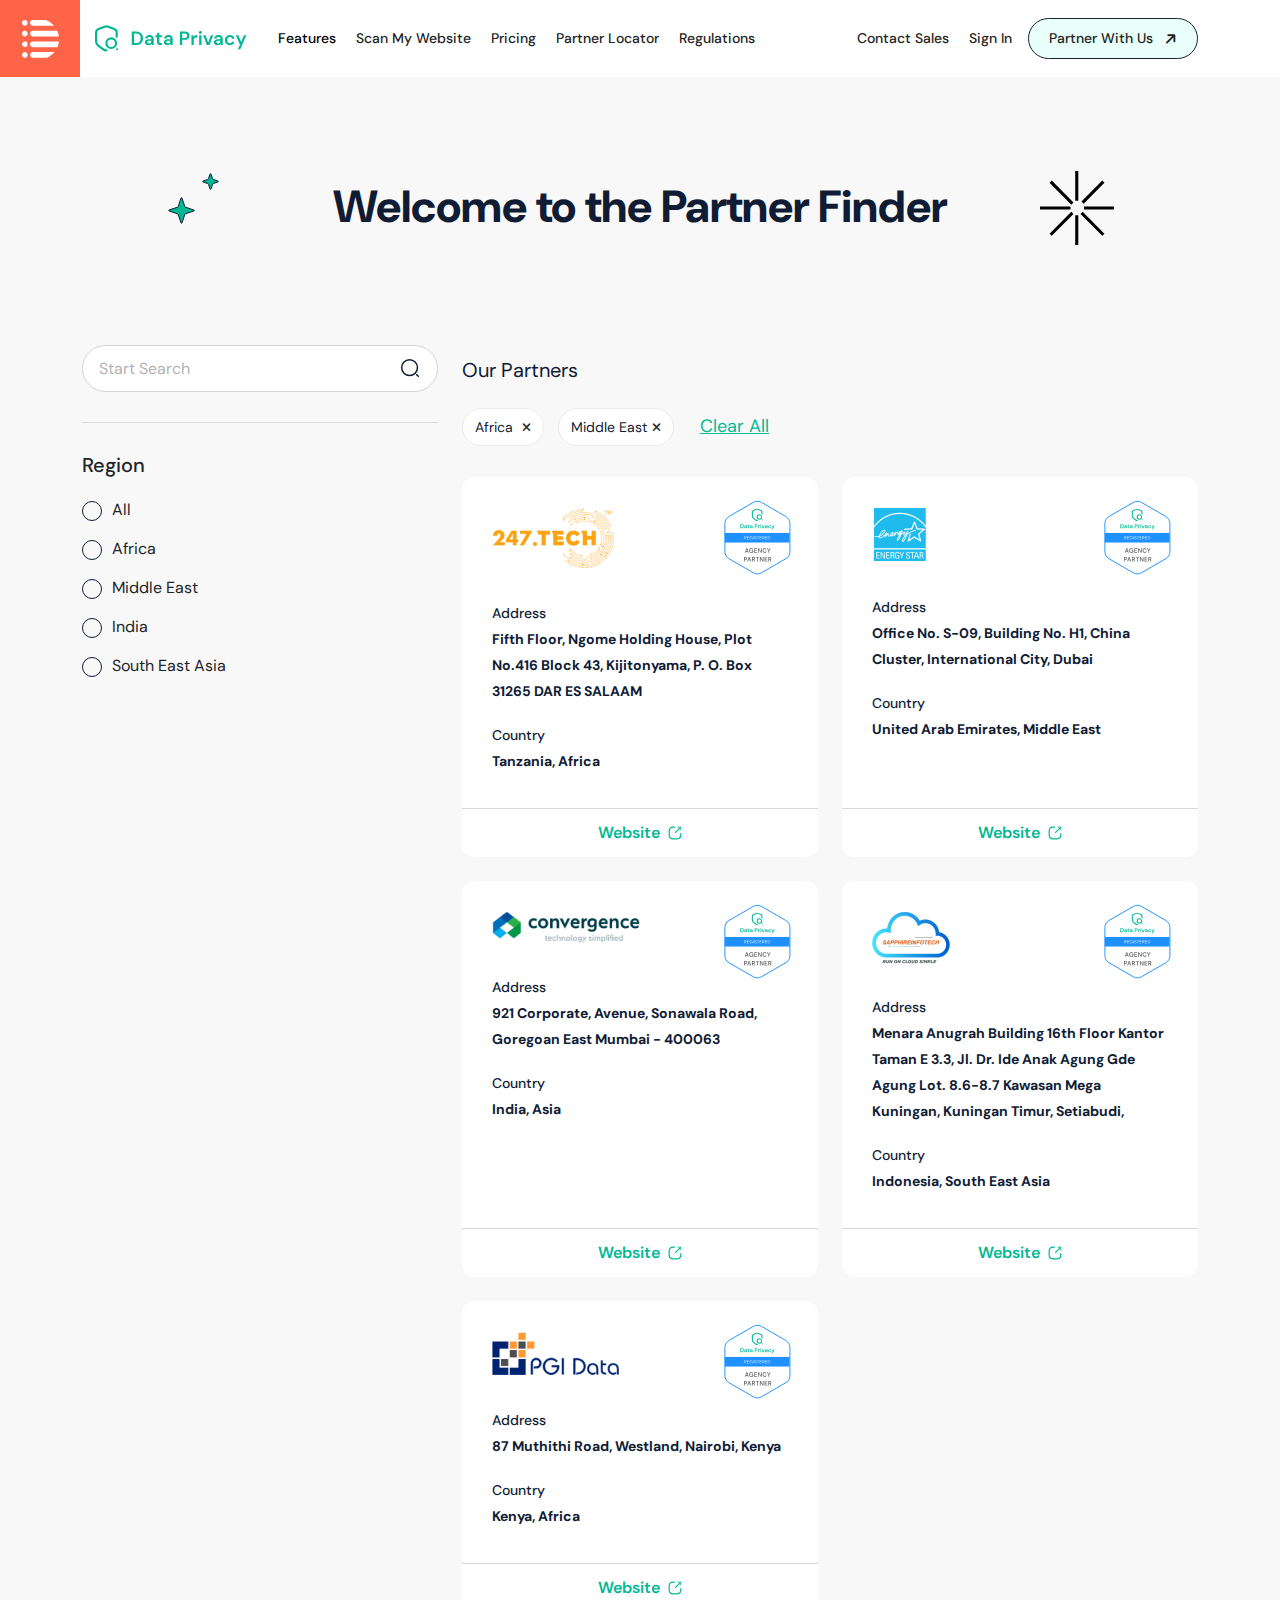
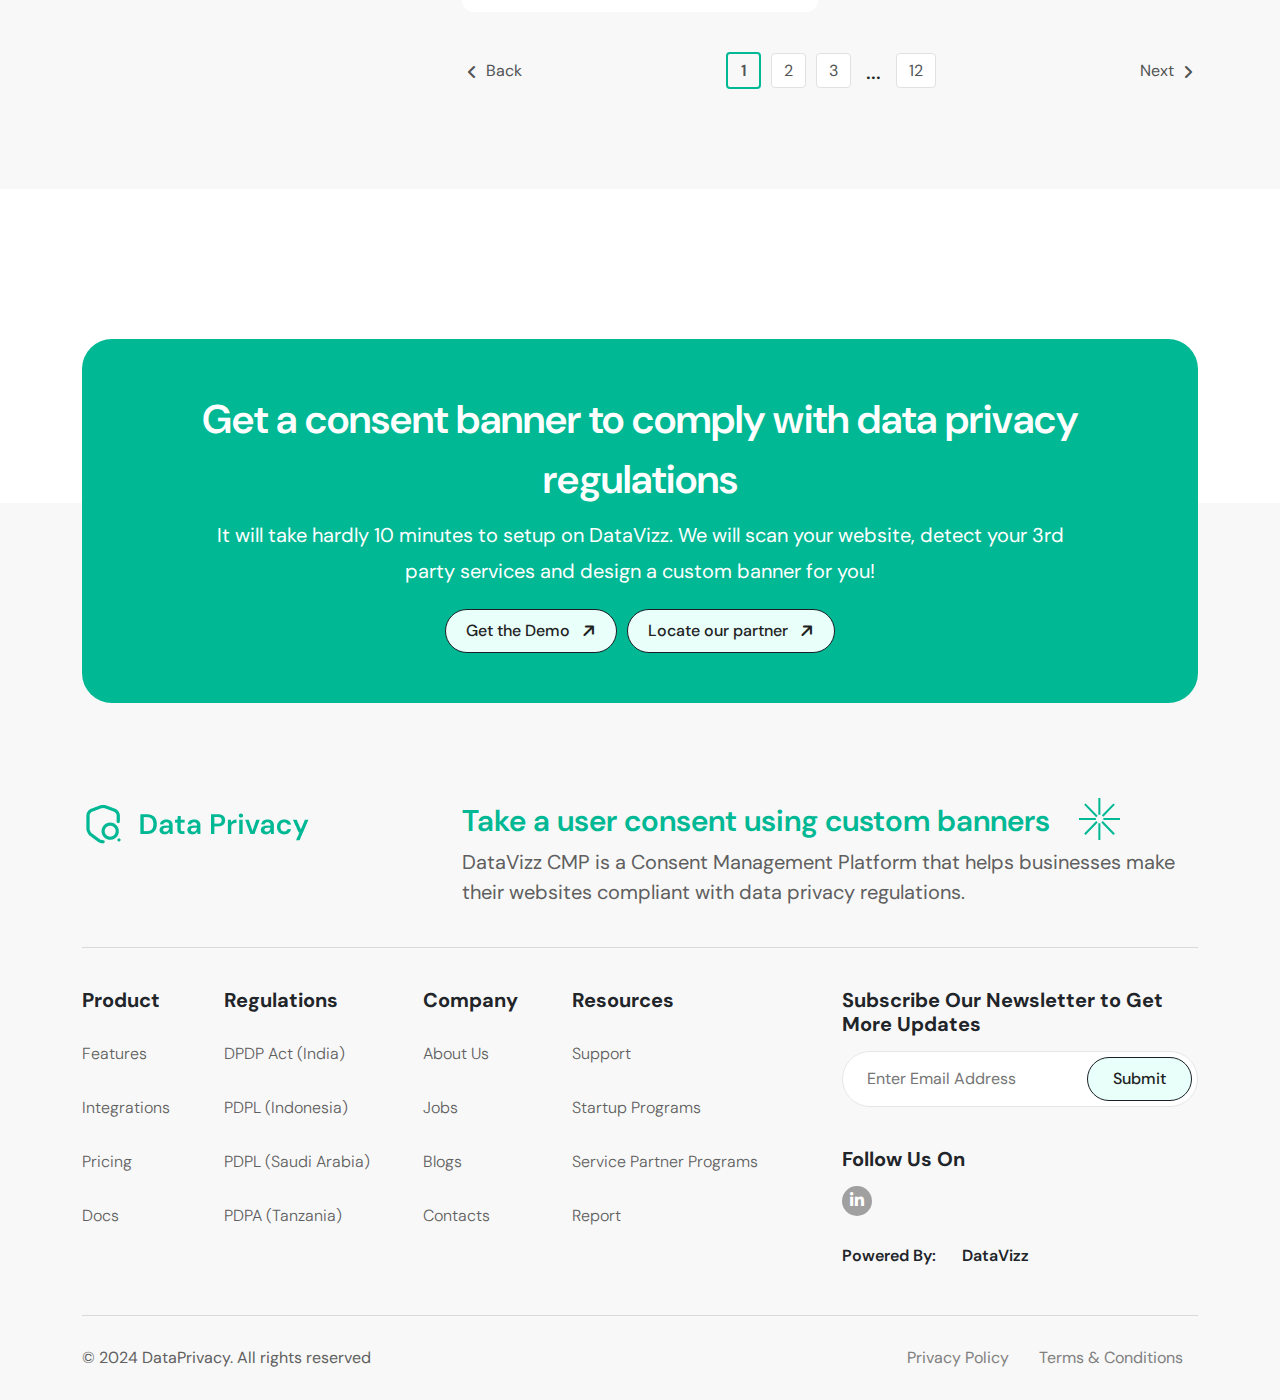
<file: partner-locator.html>
<!DOCTYPE html>
<html lang="en">

<head>
  <meta charset="utf-8" />
  <meta name="viewport" content="width=device-width, initial-scale=1" />
  <title>Data Privacy</title>
  <link rel="icon" href="assets/images/favicon.ico" />
  <link href="https://cdn.jsdelivr.net/npm/bootstrap@5.3.3/dist/css/bootstrap.min.css" rel="stylesheet"
    integrity="sha384-QWTKZyjpPEjISv5WaRU9OFeRpok6YctnYmDr5pNlyT2bRjXh0JMhjY6hW+ALEwIH" crossorigin="anonymous" />
  <link rel="stylesheet" href="styles/all.min.css" />
  <link rel="stylesheet" href="https://cdnjs.cloudflare.com/ajax/libs/OwlCarousel2/2.3.4/assets/owl.carousel.css" />
  <link rel="stylesheet" href="styles/style.css" />
</head>

<body>
  <!-- Header -->
  <header>
    <div class="header-wrap-main position-relative">
      <div class="header-shape">
        <img src="./assets/images/svg/header-shape.svg" alt="" />
      </div>
      <div class="container-wrapper">
        <div class="container">
          <div class="header-wrap">
            <a href="index.html">
              <img src="./assets/images/svg/logo.svg" alt="" />
            </a>
            <nav class="navbar navbar-expand-xl ms-auto ms-xl-0 justify-content-end column-gap-3 p-0">
              <button class="navbar-toggler me-md-3" type="button" data-bs-toggle="collapse"
                data-bs-target="#navbarSupportedContent" aria-controls="navbarSupportedContent" aria-expanded="false"
                aria-label="Toggle navigation">
                <span class="navbar-toggler-icon"></span>
              </button>
              <div class="collapse navbar-collapse" id="navbarSupportedContent">
                <ul class="navbar-nav w-100">
                  <li class="nav-item">
                    <a class="nav-link active" href="#">Features</a>
                  </li>
                  <li class="nav-item">
                    <a class="nav-link" href="scan-my-website.html">Scan My Website </a>
                  </li>
                  <li class="nav-item">
                    <a class="nav-link" href="pricing.html">Pricing</a>
                  </li>
                  <li class="nav-item">
                    <a class="nav-link" href="partner-locator.html">Partner Locator</a>
                  </li>
                  <li class="nav-item">
                    <a class="nav-link" href="regulation.html">Regulations</a>
                  </li>
                </ul>
                <div class="d-block d-md-none">
                  <ul class="mobile-menu">
                    <li class="nav-item">
                      <a class="nav-link" href="contact.html">Contact Sales</a>
                    </li>
                    <li class="nav-item">
                      <a class="nav-link" href="#">Sign In</a>
                    </li>
                  </ul>
                  <a href="partner-with-us.html" class="btn btn-primary">
                    <span>Partner With Us</span>
                    <i class="fa-solid fa-arrow-right"></i>
                  </a>
                </div>
              </div>
            </nav>
            <div class="d-none d-md-flex gap-3 ms-xl-auto desktop-menu">
              <ul class="d-flex align-items-center ms-auto">
                <li class="nav-item">
                  <a class="nav-link" href="contact.html">Contact Sales</a>
                </li>
                <li class="nav-item">
                  <a class="nav-link" href="#">Sign In</a>
                </li>
              </ul>
              <a href="partner-with-us.html" class="btn btn-primary">
                <span>Partner With Us</span>
                <i class="fa-solid fa-arrow-right"></i>
              </a>
            </div>
          </div>
        </div>
  </header>

  <div class="banner-wrapper">
    <div class="star-icon">
      <img src="/assets/images/svg/green-star-group.svg" alt="" class="partner-green-star1" />
      <img src="/assets/images/svg/star-outline.svg" alt="" class="partner-star-outline1" />
    </div>
    <div class="container">
      <div class="row px-3 justify-content-center">
        <div class="col-xl-8 col-lg-6 col-md-9 text-center">
          <h2 class="lg-heading">Welcome to the Partner Finder</h2>
        </div>
      </div>
    </div>
  </div>

  <div class="partner-wrapper">
    <div class="container">
      <div class="row flex-row-reverse">
        <div class="col-md-8 mb-md-0 mb-4">
          <div class="partner-result-wrapper">
            <p>Our Partners</p>
            <div class="search-tag">
              <span>Africa <i class="fa fa-close"></i></span>
              <span>Middle East<i class="fa fa-close"></i></span>
              <span class="clear">Clear All</span>
            </div>
          </div>
          <div class="row row-gap-4">
            <div class="col-lg-6 col-12">
              <div class="partner-card">
                <div class="partner-info">
                  <div class="partner-content">
                    <img src="assets/images/24-tech.png" alt="webflow" />
                    <span>Address</span>
                    <p>Fifth Floor, Ngome Holding House, Plot No.416 Block 43, Kijitonyama, P. O. Box 31265 DAR ES SALAAM</p>
                    <span>Country</span>
                    <p>Tanzania, Africa</p>
                  </div>
                  <div class="partner-verify-logo">
                    <img src="assets/images/svg/partner-verify1.svg" alt="partner-verify" />
                  </div>
                </div>
                <div class="partner-link">
                  <a href="#">Website <img src="assets/images/svg/send.svg" alt="send" /></a>
                </div>
              </div>
            </div>
            <div class="col-lg-6 col-12">
              <div class="partner-card">
                <div class="partner-info">
                  <div class="partner-content">
                    <img src="assets/images/energy-star.png" alt="webflow" />
                    <span>Address</span>
                    <p>Office No. S-09, Building No. H1,
                      China Cluster, International City, Dubai</p>
                    <span>Country</span>
                    <p>United Arab Emirates, Middle East</p>
                  </div>
                  <div class="partner-verify-logo">
                    <img src="assets/images/svg/partner-verify1.svg" alt="partner-verify" />
                  </div>
                </div>
                <div class="partner-link">
                  <a href="#">Website <img src="assets/images/svg/send.svg" alt="send" /></a>
                </div>
              </div>
            </div>
            <div class="col-lg-6 col-12">
              <div class="partner-card">
                <div class="partner-info">
                  <div class="partner-content">
                    <img src="assets/images/convergence.png" alt="webflow" />
                    <span>Address</span>
                    <p>921 Corporate, Avenue, Sonawala Road, Goregoan East Mumbai - 400063</p>
                    <span>Country</span>
                    <p>India, Asia</p>
                  </div>
                  <div class="partner-verify-logo">
                    <img src="assets/images/svg/partner-verify1.svg" alt="partner-verify" />
                  </div>
                </div>
                <div class="partner-link">
                  <a href="#">Website <img src="assets/images/svg/send.svg" alt="send" /></a>
                </div>
              </div>
            </div>
            <div class="col-lg-6 col-12">
              <div class="partner-card">
                <div class="partner-info">
                  <div class="partner-content">
                    <img src="assets/images/cloud.png" alt="webflow" />
                    <span>Address</span>
                    <p>Menara Anugrah Building 16th Floor Kantor Taman E 3.3, Jl. Dr. Ide Anak Agung Gde Agung Lot. 8.6-8.7 Kawasan Mega Kuningan, Kuningan Timur, Setiabudi,</p>
                    <span>Country</span>
                    <p>Indonesia, South East Asia</p>
                  </div>
                  <div class="partner-verify-logo">
                    <img src="assets/images/svg/partner-verify1.svg" alt="partner-verify" />
                  </div>
                </div>
                <div class="partner-link">
                  <a href="#">Website <img src="assets/images/svg/send.svg" alt="send" /></a>
                </div>
              </div>
            </div>
            <div class="col-lg-6 col-12">
              <div class="partner-card">
                <div class="partner-info">
                  <div class="partner-content">
                    <img src="assets/images/pgi-data.png" alt="webflow" />
                    <span>Address</span>
                    <p>87 Muthithi Road, Westland, Nairobi, Kenya</p>
                    <span>Country</span>
                    <p>Kenya, Africa</p>
                  </div>
                  <div class="partner-verify-logo">
                    <img src="assets/images/svg/partner-verify1.svg" alt="partner-verify" />
                  </div>
                </div>
                <div class="partner-link">
                  <a href="#">Website <img src="assets/images/svg/send.svg" alt="send" /></a>
                </div>
              </div>
            </div>
          </div>
          <nav aria-label="Page navigation example">
            <ul class="pagination justify-content-center">
              <li class="page-item"><a class="page-link" href="#"><i class="fa-solid fa-angle-left"></i>
                  <span>Back</span></a></li>
              <li class="page-item"><a class="page-link active" href="#">1</a></li>
              <li class="page-item"><a class="page-link" href="#">2</a></li>
              <li class="page-item"><a class="page-link" href="#">3</a></li>
              <li class="page-item"><span>...</span></li>
              <li class="page-item"><a class="page-link" href="#">12</a></li>
              <li class="page-item"><a class="page-link" href="#"><span>Next</span> <i
                    class="fa-solid fa-angle-right"></i></a></li>
            </ul>
          </nav>
        </div>
        <div class="col-md-4">
          <div class="sidebar-widget">
            <div class="search-box">
              <input type="text" placeholder="Start Search" class="form-control" />
              <img src="assets/images/svg/search.svg" alt="search" />
            </div>
          </div>
          <!-- <div class="sidebar-widget">
            <div class="search-box">
              <h5>Partner Types (required)</h5>
              <div class="form-check">
                <input class="form-check-input" type="radio" name="TypesRadio" id="type1">
                <label class="form-check-label" for="type1">
                  Reseller Partner
                </label>
              </div>
              <div class="form-check">
                <input class="form-check-input" type="radio" name="TypesRadio" id="type2">
                <label class="form-check-label" for="type2">
                  Service Provider
                </label>
              </div>
              <div class="form-check">
                <input class="form-check-input" type="radio" name="TypesRadio" id="type3">
                <label class="form-check-label" for="type3">
                  Consulting & Implementation Partner
                </label>
              </div>
              <div class="form-check">
                <input class="form-check-input" type="radio" name="TypesRadio" id="type4">
                <label class="form-check-label" for="type4">
                  Service Provider Partner
                </label>
              </div>
            </div>
          </div> -->
          <div class="sidebar-widget">
            <div class="search-box">
              <h5>Region</h5>
              <div class="form-check">
                <input class="form-check-input" type="radio" name="RegionRadio" id="Region1">
                <label class="form-check-label" for="Region1">
                  All
                </label>
              </div>
              <div class="form-check">
                <input class="form-check-input" type="radio" name="RegionRadio" id="Region2">
                <label class="form-check-label" for="Region2">
                  Africa
                </label>
              </div>
              <div class="form-check">
                <input class="form-check-input" type="radio" name="RegionRadio" id="Region3">
                <label class="form-check-label" for="Region3">
                  Middle East
                </label>
              </div>
              <div class="form-check">
                <input class="form-check-input" type="radio" name="RegionRadio" id="Region4">
                <label class="form-check-label" for="Region4">
                  India
                </label>
              </div>
              <div class="form-check">
                <input class="form-check-input" type="radio" name="RegionRadio" id="Region5">
                <label class="form-check-label" for="Region5">
                  South East Asia
                </label>
              </div>
            </div>
          </div>
          <!-- <div class="sidebar-widget">
            <div class="search-box">
              <h5>Product Line</h5>
              <div class="form-check">
                <input class="form-check-input" type="checkbox" id="Product1">
                <label class="form-check-label" for="Product1">
                  Field Service Management
                </label>
              </div>
              <div class="form-check">
                <input class="form-check-input" type="checkbox" id="Product2">
                <label class="form-check-label" for="Product2">
                  Hardware Asset Management
                </label>
              </div>
              <div class="form-check">
                <input class="form-check-input" type="checkbox" id="Product3">
                <label class="form-check-label" for="Product3">
                  IT Service Management Standard
                </label>
              </div>
              <div class="form-check">
                <input class="form-check-input" type="checkbox" id="Product4">
                <label class="form-check-label" for="Product4">
                  App Engine
                </label>
              </div>
              <div class="form-check">
                <input class="form-check-input" type="checkbox" id="Product4">
                <label class="form-check-label" for="Product4">
                  Application Portfolio Management
                </label>
              </div>
              <div class="form-check">
                <input class="form-check-input" type="checkbox" id="Product4">
                <label class="form-check-label" for="Product4">
                  Customer Service Management
                </label>
              </div>
            </div>
          </div> -->
        </div>
      </div>
    </div>
  </div>

  <div class="cta-section">
    <div class="container">
        <div class="cta-card">
            <div class="row">
                <div class="col-xxl-9">
                    <h4>Get a consent banner to comply with data privacy regulations</h4>
                    <p>
                        It will take hardly 10 minutes to setup on DataVizz. We will scan your website, detect your
                        3rd party services and design a custom banner for you!
                    </p>
                    <div class="cta-btn">
                        <a href="contact.html" type="button" class="btn btn-primary">
                            <span>Get the Demo</span> <i class="fa-solid fa-arrow-right"></i>
                        </a>
                        <a href="partner-locator.html" type="button" class="btn btn-primary">
                            <span>Locate our partner</span> <i class="fa-solid fa-arrow-right"></i>
                        </a>
                    </div>
                </div>
            </div>
        </div>
    </div>
</div>

  <footer>
    <div class="container">
      <div class="top-footer">
        <div class="footer-ring">
          <img src="/assets/images/svg/star-outline-green.svg" alt="ring" class="rotate" />
        </div>
        <div class="row">
          <div class="col-lg-4 col-md-5 col-xs-12">
            <a href="index.html" class="footer-logo">
              <img src="assets/images/logo.png" alt="logo" />
            </a>
          </div>
          <div class="col-lg-8 col-md-7 col-xs-12">
            <h4 class="text_primary">Take a user consent using custom banners</h4>
            <p>
              DataVizz CMP is a Consent Management Platform that helps businesses make their websites
              compliant with data privacy regulations.
            </p>
          </div>
        </div>
      </div>
      <div class="middle-footer">
        <div class="row">
          <div class="col-xl-8 col-md-6 pe-xl-5">
            <div class="row justify-content-between pe-xl-4">
              <div class="col-xl-auto col-md-6 col-sm-3 col-6">
                <div class="footer-widget">
                  <h5>Product</h5>
                  <ul class="footer-link">
                    <li><a href="#">Features</a></li>
                    <li><a href="#">Integrations</a></li>
                    <li><a href="pricing.html">Pricing</a></li>
                    <li><a href="#">Docs</a></li>
                  </ul>
                </div>
              </div>
              <div class="col-xl-auto col-md-6 col-sm-3 col-6">
                <div class="footer-widget">
                  <h5>Regulations</h5>
                  <ul class="footer-link">
                    <li><a href="regulation.html">DPDP Act (India) </a></li>
                    <li>
                      <a href="#">PDPL (Indonesia)</a>
                    </li>
                    <li><a href="#">PDPL (Saudi Arabia) </a></li>
                    <li><a href="#">PDPA (Tanzania)</a></li>
                  </ul>
                </div>
              </div>
              <div class="col-xl-auto col-md-6 col-sm-3 col-6">
                <div class="footer-widget">
                  <h5>Company</h5>
                  <ul class="footer-link">
                    <li><a href="#">About Us</a></li>
                    <li><a href="#">Jobs</a></li>
                    <li><a href="#">Blogs</a></li>
                    <li><a href="contact.html">Contacts</a></li>
                  </ul>
                </div>
              </div>
              <div class="col-xl-auto col-md-6 col-sm-3 col-6">
                <div class="footer-widget">
                  <h5>Resources</h5>
                  <ul class="footer-link">
                    <li><a href="#">Support</a></li>
                    <li><a href="#">Startup Programs</a></li>
                    <li><a href="#">Service Partner Programs</a></li>
                    <li><a href="#">Report</a></li>
                  </ul>
                </div>
              </div>
            </div>
          </div>
          <div class="col-xl-4 col-md-6 col-12">
            <div class="footer-widget">
              <h5>Subscribe Our Newsletter to Get More Updates</h5>
              <div class="newsletter-form">
                <input type="text" placeholder="Enter Email Address" />
                <button type="submit" class="btn btn-primary">Submit</button>
              </div>
              <h5>Follow Us On</h5>
              <ul class="footer-social">
                <li>
                  <a href="#">
                    <i class="fa-brands fa-linkedin-in"></i>
                  </a>
                </li>
              </ul>
              <h6 class="powered-by"><span>Powered By:</span>DataVizz</h6>
            </div>
          </div>
        </div>
      </div>
      <div class="bottom-footer">
        <div class="row align-items-center">
          <div class="col-sm-6 col-12">
            <p>© 2024 DataPrivacy. All rights reserved</p>
          </div>
          <div class="col-sm-6 col-12">
            <ul>
              <li><a href="#">Privacy Policy</a></li>
              <li><a href="#">Terms & Conditions</a></li>
            </ul>
          </div>
        </div>
      </div>
    </div>
  </footer>

  <script src="/js/jquery-3.6.1.min.js"></script>
  <script src="https://cdnjs.cloudflare.com/ajax/libs/OwlCarousel2/2.3.4/owl.carousel.min.js"></script>
  <script src="https://cdn.jsdelivr.net/npm/bootstrap@5.3.3/dist/js/bootstrap.bundle.min.js"></script>
  <script src="/js/main.js"></script>
</body>

</html>
</file>
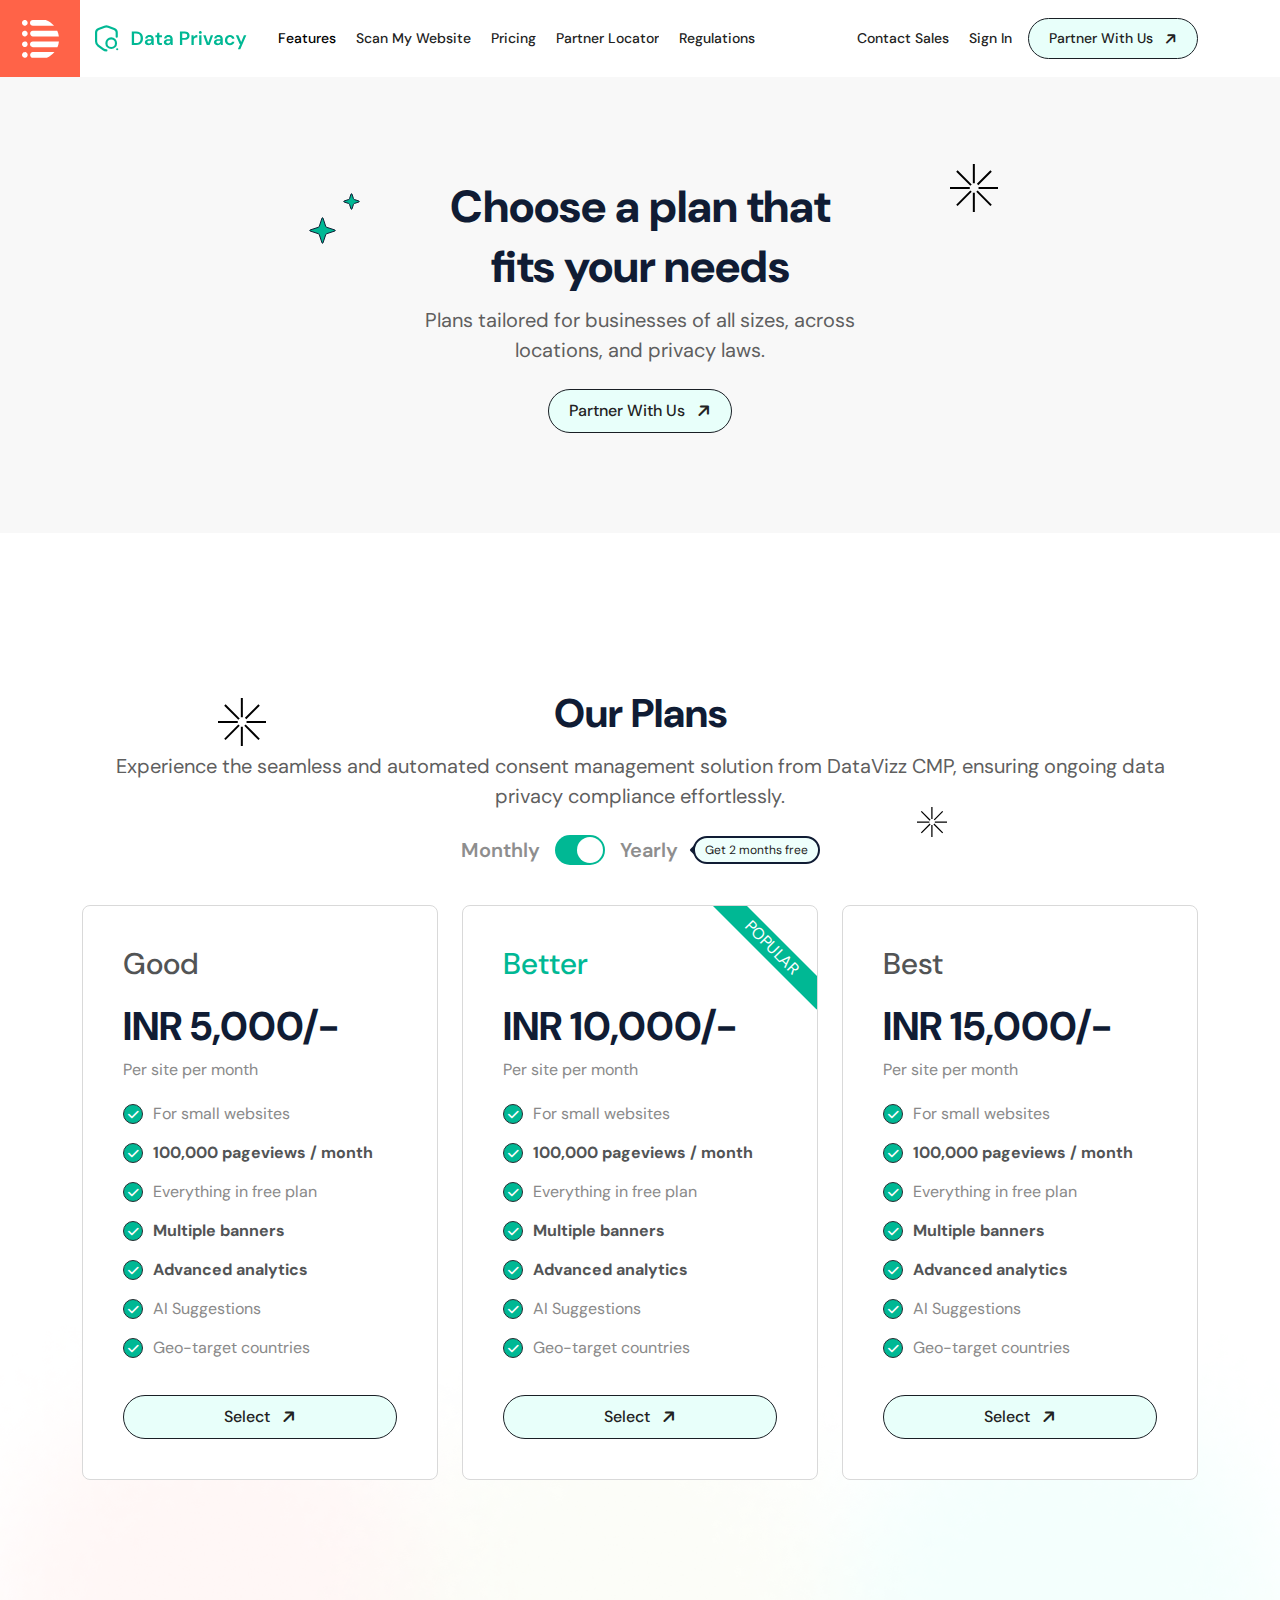
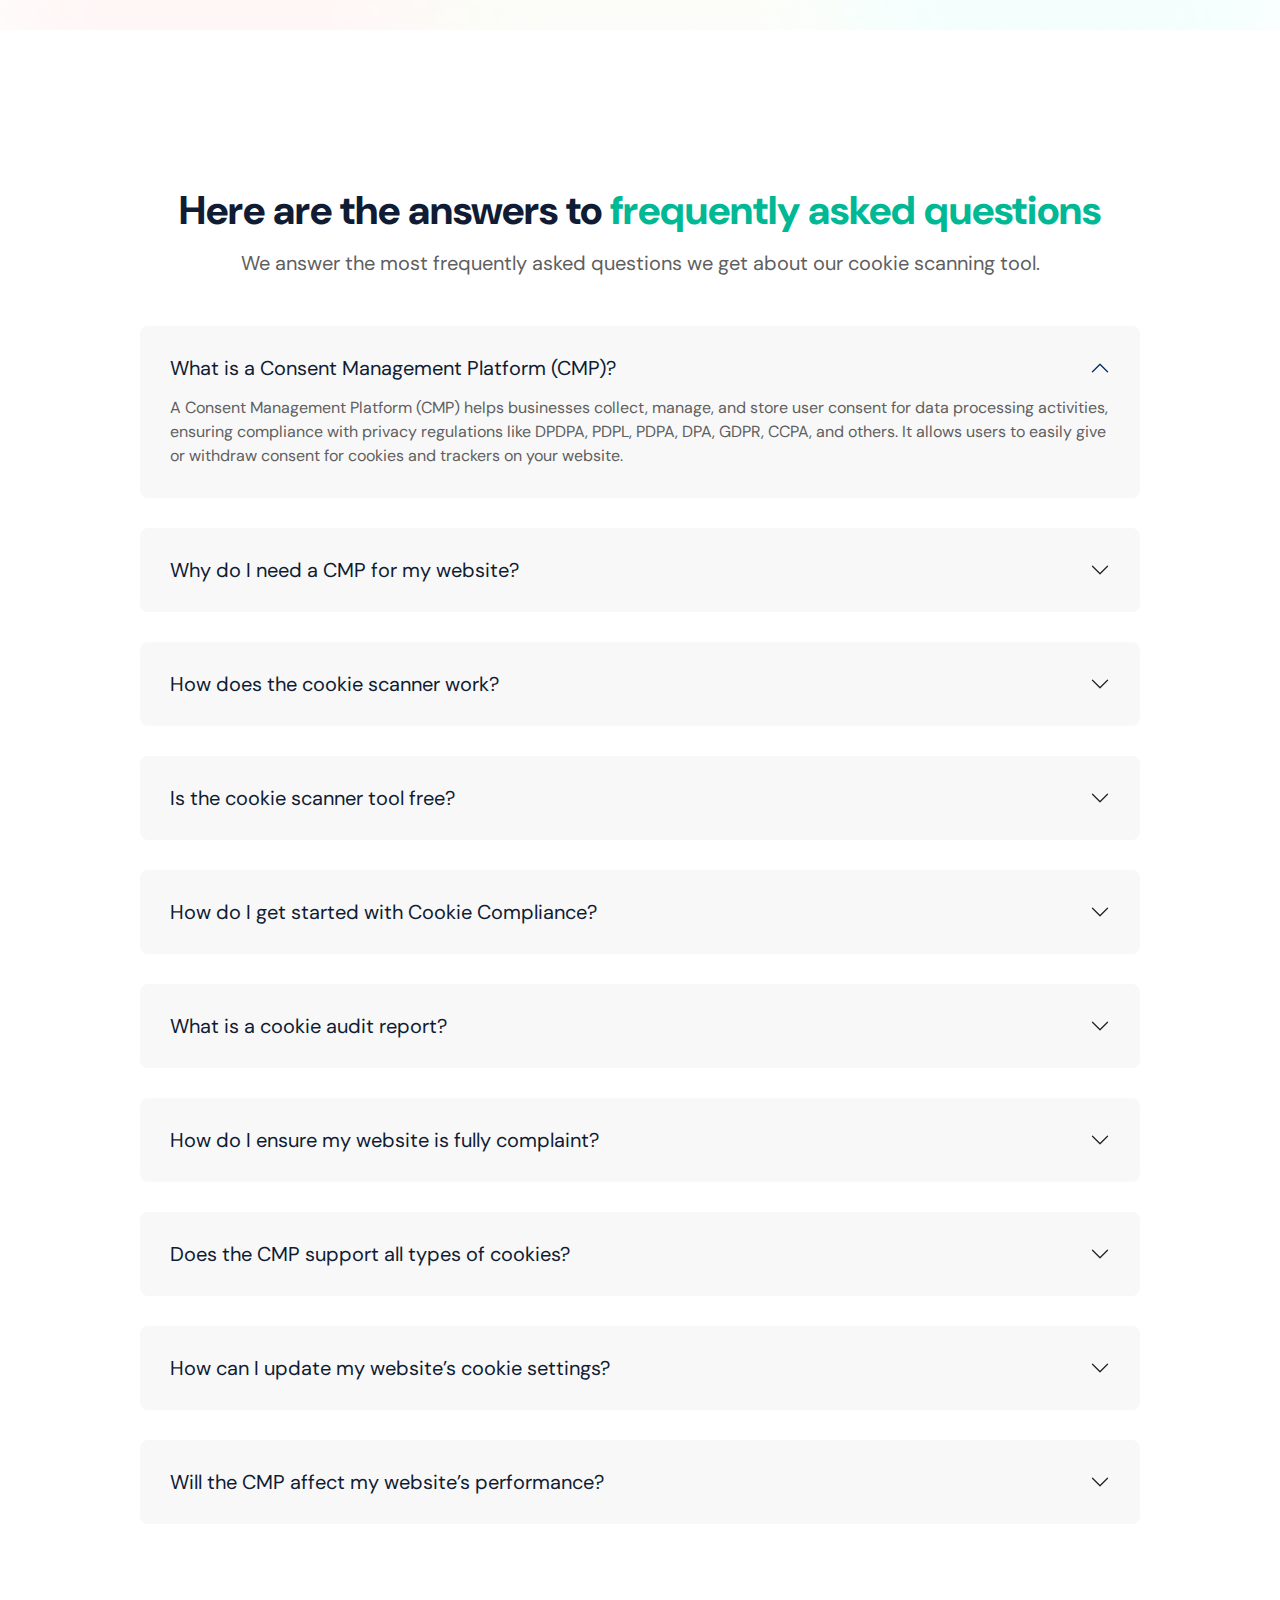
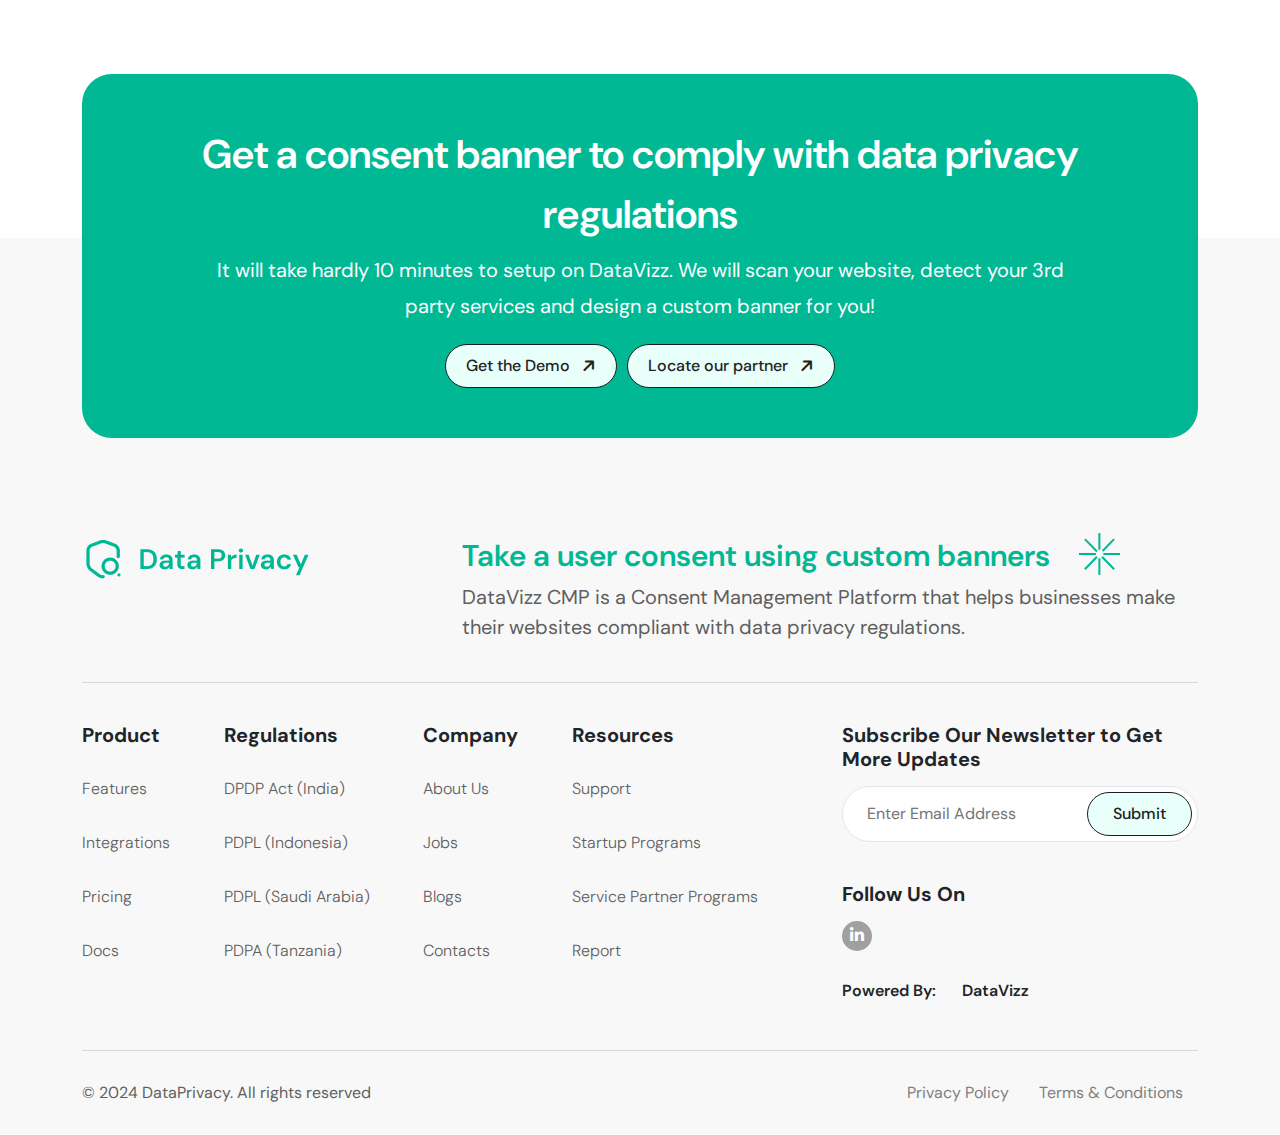
<file: pricing.html>
<!DOCTYPE html>
<html lang="en">

<head>
  <meta charset="utf-8" />
  <meta name="viewport" content="width=device-width, initial-scale=1" />
  <title>Data Privacy</title>
  <link rel="icon" href="assets/images/favicon.ico" />
  <link href="https://cdn.jsdelivr.net/npm/bootstrap@5.3.3/dist/css/bootstrap.min.css" rel="stylesheet"
    integrity="sha384-QWTKZyjpPEjISv5WaRU9OFeRpok6YctnYmDr5pNlyT2bRjXh0JMhjY6hW+ALEwIH" crossorigin="anonymous" />
  <link rel="stylesheet" href="styles/all.min.css" />
  <link rel="stylesheet" href="https://cdnjs.cloudflare.com/ajax/libs/OwlCarousel2/2.3.4/assets/owl.carousel.css" />
  <link rel="stylesheet" href="./styles/slick.css">
  <link rel="stylesheet" href="./styles/slick-theme.css">
  <link rel="stylesheet" href="styles/style.css" />
</head>

<body>
  <!-- Header -->
  <header>
    <div class="header-wrap-main position-relative">
      <div class="header-shape">
        <img src="./assets/images/svg/header-shape.svg" alt="" />
      </div>
      <div class="container-wrapper">
        <div class="container">
          <div class="header-wrap">
            <a href="index.html">
              <img src="./assets/images/svg/logo.svg" alt="" />
            </a>
            <nav class="navbar navbar-expand-xl ms-auto ms-xl-0 justify-content-end column-gap-3 p-0">
              <button class="navbar-toggler me-md-3" type="button" data-bs-toggle="collapse"
                data-bs-target="#navbarSupportedContent" aria-controls="navbarSupportedContent" aria-expanded="false"
                aria-label="Toggle navigation">
                <span class="navbar-toggler-icon"></span>
              </button>
              <div class="collapse navbar-collapse" id="navbarSupportedContent">
                <ul class="navbar-nav w-100">
                  <li class="nav-item">
                    <a class="nav-link active" href="#">Features</a>
                  </li>
                  <li class="nav-item">
                    <a class="nav-link" href="scan-my-website.html">Scan My Website </a>
                  </li>
                  <li class="nav-item">
                    <a class="nav-link" href="pricing.html">Pricing</a>
                  </li>
                  <li class="nav-item">
                    <a class="nav-link" href="partner-locator.html">Partner Locator</a>
                  </li>
                  <li class="nav-item">
                    <a class="nav-link" href="regulation.html">Regulations</a>
                  </li>
                </ul>
                <div class="d-block d-md-none">
                  <ul class="mobile-menu">
                    <li class="nav-item">
                      <a class="nav-link" href="contact.html">Contact Sales</a>
                    </li>
                    <li class="nav-item">
                      <a class="nav-link" href="#">Sign In</a>
                    </li>
                  </ul>
                  <a href="partner-with-us.html" class="btn btn-primary">
                    <span>Partner With Us</span>
                    <i class="fa-solid fa-arrow-right"></i>
                  </a>
                </div>
              </div>
            </nav>
            <div class="d-none d-md-flex gap-3 ms-xl-auto desktop-menu">
              <ul class="d-flex align-items-center ms-auto">
                <li class="nav-item">
                  <a class="nav-link" href="contact.html">Contact Sales</a>
                </li>
                <li class="nav-item">
                  <a class="nav-link" href="#">Sign In</a>
                </li>
              </ul>
              <a href="partner-with-us.html" class="btn btn-primary">
                <span>Partner With Us</span>
                <i class="fa-solid fa-arrow-right"></i>
              </a>
            </div>
          </div>
        </div>
  </header>

  <div class="banner-wrapper">
    <div class="star-icon">
      <img src="/assets/images/svg/green-star-group.svg" alt="" class="contact-green-star1" />
      <img src="/assets/images/svg/star-outline.svg" alt="" class="contact-star-outline1 rotate" />
    </div>
    <div class="container">
      <div class="row px-3 justify-content-center">
        <div class="col-xl-5 col-lg-6 col-md-9 text-center">
          <h2 class="lg-heading">Choose a plan that fits your needs</h2>
          <p class="mb-4">
            Plans tailored for businesses of all sizes, across locations, and privacy laws.
          </p>
          <a href="partner-with-us.html" type="button" class="btn btn-primary">
            <span>Partner With Us</span>
            <i class="fa-solid fa-arrow-right"></i>
          </a>
        </div>
      </div>
    </div>
  </div>

  <div class="pt-150 pb-150 pricing-section">
    <img src="/assets/images/svg/star-outline.svg" alt="" class="pricing-star1 rotate">
    <img src="/assets/images/svg/star-outline.svg" alt="" class="pricing-star2 rotate">
    <img src="/assets/images/svg/green-star-group.svg" alt="" class="pricing-green-group">
    <div class="container">
      <div class="row">
        <div class="col-md-12 text-center">
          <h2 class="md-heading">Our Plans</h2>
          <p class="mb-4">Experience the seamless and automated consent management solution from DataVizz CMP, ensuring ongoing data privacy compliance effortlessly.</p>
          <div class="plan-switch mb-4 pb-3">
            <span>Monthly</span>
            <label class="switch">
              <input type="checkbox" checked>
              <span class="slider"></span>
            </label>
            <span>Yearly</span>
            <span class="free-months">Get 2 months free</span>
          </div>
        </div>
      </div>
      <div class="row">
        <div class="col-lg-4">
          <div class="pricing-box">
            <h4>Good</h4>
            <h2>INR 5,000/-</h2>
            <span>Per site per month</span>
            <ul class="pricing-list">
              <li><i class="fa-solid fa-check"></i>For small websites</li>
              <li><i class="fa-solid fa-check"></i><strong>100,000 pageviews / month</strong></li>
              <li><i class="fa-solid fa-check"></i>Everything in free plan</li>
              <li><i class="fa-solid fa-check"></i><strong>Multiple banners</strong></li>
              <li><i class="fa-solid fa-check"></i><strong>Advanced analytics</strong></li>
              <li><i class="fa-solid fa-check"></i>AI Suggestions</li>
              <li><i class="fa-solid fa-check"></i>Geo-target countries</li>
            </ul>
            <button class="btn btn-primary w-100"><span>Select</span>
              <i class="fa-solid fa-arrow-right"></i></button>
          </div>
        </div>
        <div class="col-lg-4">
          <div class="pricing-box">
            <span class="popular">POPULAR</span>
            <h4 class="text_primary">Better</h4>
            <h2>INR 10,000/-</h2>
            <span>Per site per month</span>
            <ul class="pricing-list">
              <li><i class="fa-solid fa-check"></i>For small websites</li>
              <li><i class="fa-solid fa-check"></i><strong>100,000 pageviews / month</strong></li>
              <li><i class="fa-solid fa-check"></i>Everything in free plan</li>
              <li><i class="fa-solid fa-check"></i><strong>Multiple banners</strong></li>
              <li><i class="fa-solid fa-check"></i><strong>Advanced analytics</strong></li>
              <li><i class="fa-solid fa-check"></i>AI Suggestions</li>
              <li><i class="fa-solid fa-check"></i>Geo-target countries</li>
            </ul>
            <button class="btn btn-primary w-100"><span>Select</span>
              <i class="fa-solid fa-arrow-right"></i></button>
          </div>
        </div>
        <div class="col-lg-4">
          <div class="pricing-box">
            <h4>Best</h4>
            <h2>INR 15,000/-</h2>
            <span>Per site per month</span>
            <ul class="pricing-list">
              <li><i class="fa-solid fa-check"></i>For small websites</li>
              <li><i class="fa-solid fa-check"></i><strong>100,000 pageviews / month</strong></li>
              <li><i class="fa-solid fa-check"></i>Everything in free plan</li>
              <li><i class="fa-solid fa-check"></i><strong>Multiple banners</strong></li>
              <li><i class="fa-solid fa-check"></i><strong>Advanced analytics</strong></li>
              <li><i class="fa-solid fa-check"></i>AI Suggestions</li>
              <li><i class="fa-solid fa-check"></i>Geo-target countries</li>
            </ul>
            <button class="btn btn-primary w-100"><span>Select</span>
              <i class="fa-solid fa-arrow-right"></i></button>
          </div>
        </div>
        <!-- <div class="row pt-100">
          <div class="col-12 text-center">
            <h2 class="md-heading">Trusted by <span class="text_primary">1.5 million</span> businesses worldwide</h2>
            <div class="slider-section pb-0">
              <div class="container">
                <div class="company-slider">
                  <div>
                    <img src="/assets/images/webflow-logo.png" alt="" />
                  </div>
                  <div>
                    <img src="/assets/images/webflow-logo.png" alt="" />
                  </div>
                  <div>
                    <img src="/assets/images/webflow-logo.png" alt="" />
                  </div>
                  <div>
                    <img src="/assets/images/webflow-logo.png" alt="" />
                  </div>
                  <div>
                    <img src="/assets/images/webflow-logo.png" alt="" />
                  </div>
                  <div>
                    <img src="/assets/images/webflow-logo.png" alt="" />
                  </div>
                  <div>
                    <img src="/assets/images/webflow-logo.png" alt="" />
                  </div>
                  <div>
                    <img src="/assets/images/webflow-logo.png" alt="" />
                  </div>
                </div>
              </div>
            </div>

          </div>
        </div> -->
      </div>
    </div>
  </div>

  <div class="text-center accordion-section pt-150 pb-150">
    <div class="container">
      <h2 class="md-heading">Here are the answers to <span>frequently asked questions</span></h2>
      <p class="mb-5">We answer the most frequently asked questions we get about our cookie scanning tool.</p>

      <div class="accordion-wrapper">
        <div class="accordion" id="accordionPanelsStayOpenExample">
          <div class="accordion-item">
            <h2 class="accordion-header" id="panelsStayOpen-headingOne">
              <button class="accordion-button" type="button" data-bs-toggle="collapse"
                data-bs-target="#panelsStayOpen-collapseOne" aria-expanded="true"
                aria-controls="panelsStayOpen-collapseOne">
                What is a Consent Management Platform (CMP)?
              </button>
            </h2>
            <div id="panelsStayOpen-collapseOne" class="accordion-collapse collapse show"
              aria-labelledby="panelsStayOpen-headingOne">
              <div class="accordion-body">
                A Consent Management Platform (CMP) helps businesses collect, manage, and store user consent for data
                processing activities, ensuring compliance with privacy regulations like DPDPA, PDPL, PDPA, DPA, GDPR,
                CCPA, and others. It allows users to easily give or withdraw consent for cookies and trackers on your
                website.
              </div>
            </div>
          </div>
          <div class="accordion-item">
            <h2 class="accordion-header" id="panelsStayOpen-headingTwo">
              <button class="accordion-button collapsed" type="button" data-bs-toggle="collapse"
                data-bs-target="#panelsStayOpen-collapseTwo" aria-expanded="false"
                aria-controls="panelsStayOpen-collapseTwo">
                Why do I need a CMP for my website?
              </button>
            </h2>
            <div id="panelsStayOpen-collapseTwo" class="accordion-collapse collapse"
              aria-labelledby="panelsStayOpen-headingTwo">
              <div class="accordion-body">
                A CMP ensures your website complies with data protection laws by managing user consent for data
                collection. It protects your business from potential fines and builds trust with your website users.

              </div>
            </div>
          </div>
          <div class="accordion-item">
            <h2 class="accordion-header" id="panelsStayOpen-headingThree">
              <button class="accordion-button collapsed" type="button" data-bs-toggle="collapse"
                data-bs-target="#panelsStayOpen-collapseThree" aria-expanded="false"
                aria-controls="panelsStayOpen-collapseThree">
                How does the cookie scanner work?
              </button>
            </h2>
            <div id="panelsStayOpen-collapseThree" class="accordion-collapse collapse"
              aria-labelledby="panelsStayOpen-headingThree">
              <div class="accordion-body">
                Our cookie scanner tool scans your website for cookies and trackers, generates a detailed audit report,
                and identifies which cookies are being used. It helps you understand your website’s data collection
                practices and take necessary actions for compliance.
              </div>
            </div>
          </div>
          <div class="accordion-item">
            <h2 class="accordion-header" id="panelsStayOpen-headingFour">
              <button class="accordion-button collapsed" type="button" data-bs-toggle="collapse"
                data-bs-target="#panelsStayOpen-collapseFour" aria-expanded="false"
                aria-controls="panelsStayOpen-collapseFour">
                Is the cookie scanner tool free?
              </button>
            </h2>
            <div id="panelsStayOpen-collapseFour" class="accordion-collapse collapse"
              aria-labelledby="panelsStayOpen-headingFour">
              <div class="accordion-body">
                Yes! Our cookie scanner tool is completely free to use. You can scan your website, get a detailed cookie
                audit report, and understand the cookies being used without any cost.
              </div>
            </div>
          </div>
          <div class="accordion-item">
            <h2 class="accordion-header" id="panelsStayOpen-headingFive">
              <button class="accordion-button collapsed" type="button" data-bs-toggle="collapse"
                data-bs-target="#panelsStayOpen-collapseFive" aria-expanded="false"
                aria-controls="panelsStayOpen-collapseFive">
                How do I get started with Cookie Compliance?
              </button>
            </h2>
            <div id="panelsStayOpen-collapseFive" class="accordion-collapse collapse"
              aria-labelledby="panelsStayOpen-headingFive">
              <div class="accordion-body">
                To get started, simply enter your website URL into our Cookie Scanner tool. After the scan, you will
                receive a cookie audit report.
              </div>
            </div>
          </div>
          <div class="accordion-item">
            <h2 class="accordion-header" id="panelsStayOpen-headingSix">
              <button class="accordion-button collapsed" type="button" data-bs-toggle="collapse"
                data-bs-target="#panelsStayOpen-collapseSix" aria-expanded="false"
                aria-controls="panelsStayOpen-collapseSix">
                What is a cookie audit report?
              </button>
            </h2>
            <div id="panelsStayOpen-collapseSix" class="accordion-collapse collapse"
              aria-labelledby="panelsStayOpen-headingSix">
              <div class="accordion-body">
                A cookie audit report is a detailed breakdown of all the cookies and trackers found on your website. It
                highlights their type, purpose, and whether they are compliant with privacy regulations, giving you a
                clear view of what needs to be updated.
              </div>
            </div>
          </div>
          <div class="accordion-item">
            <h2 class="accordion-header" id="panelsStayOpen-headingSeven">
              <button class="accordion-button collapsed" type="button" data-bs-toggle="collapse"
                data-bs-target="#panelsStayOpen-collapseSeven" aria-expanded="false"
                aria-controls="panelsStayOpen-collapseSeven">
                How do I ensure my website is fully complaint?
              </button>
            </h2>
            <div id="panelsStayOpen-collapseSeven" class="accordion-collapse collapse"
              aria-labelledby="panelsStayOpen-headingSeven">
              <div class="accordion-body">
                To ensure compliance, you will need to implement proper cookie consent banners, allow users to manage
                preferences, and update your privacy policy. Our CMP helps you manage consent and stay in line with
                legal requirements. Please get in touch with our partner to subscribe to our CMP. (“our partner” will
                link to the “Partner Locator” page)
              </div>
            </div>
          </div>
          <div class="accordion-item">
            <h2 class="accordion-header" id="panelsStayOpen-headingEight">
              <button class="accordion-button collapsed" type="button" data-bs-toggle="collapse"
                data-bs-target="#panelsStayOpen-collapseEight" aria-expanded="false"
                aria-controls="panelsStayOpen-collapseEight">
                Does the CMP support all types of cookies?
              </button>
            </h2>
            <div id="panelsStayOpen-collapseEight" class="accordion-collapse collapse"
              aria-labelledby="panelsStayOpen-headingEight">
              <div class="accordion-body">
                Yes, our CMP supports all types of cookies, including first-party, third-party, essential, functional,
                and marketing cookies. We ensure that each type of cookie is categorized correctly and managed according
                to user consent preferences.
              </div>
            </div>
          </div>
          <div class="accordion-item">
            <h2 class="accordion-header" id="panelsStayOpen-headingNine">
              <button class="accordion-button collapsed" type="button" data-bs-toggle="collapse"
                data-bs-target="#panelsStayOpen-collapseNine" aria-expanded="false"
                aria-controls="panelsStayOpen-collapseNine">
                How can I update my website’s cookie settings?
              </button>
            </h2>
            <div id="panelsStayOpen-collapseNine" class="accordion-collapse collapse"
              aria-labelledby="panelsStayOpen-headingNine">
              <div class="accordion-body">
                Once you’ve received your cookie audit report and subscribed to our CMP, you can use our CMP to
                customize the consent banner, manage cookie preferences, and configure your website’s cookie settings to
                align with privacy regulations.
              </div>
            </div>
          </div>
          <div class="accordion-item">
            <h2 class="accordion-header" id="panelsStayOpen-headingTen">
              <button class="accordion-button collapsed" type="button" data-bs-toggle="collapse"
                data-bs-target="#panelsStayOpen-collapseTen" aria-expanded="false"
                aria-controls="panelsStayOpen-collapseTen">
                Will the CMP affect my website’s performance?
              </button>
            </h2>
            <div id="panelsStayOpen-collapseTen" class="accordion-collapse collapse"
              aria-labelledby="panelsStayOpen-headingTen">
              <div class="accordion-body">
                No, our CMP is designed to be lightweight and efficient. It won’t slow down your website of interfere
                with the user experience. We ensure that cookie management runs smoothly without compromising
                performance.
              </div>
            </div>
          </div>
        </div>
      </div>
    </div>
  </div>

  <div class="cta-section">
    <div class="container">
        <div class="cta-card">
            <div class="row">
                <div class="col-xxl-9">
                    <h4>Get a consent banner to comply with data privacy regulations</h4>
                    <p>
                        It will take hardly 10 minutes to setup on DataVizz. We will scan your website, detect your
                        3rd party services and design a custom banner for you!
                    </p>
                    <div class="cta-btn">
                        <a href="contact.html" type="button" class="btn btn-primary">
                            <span>Get the Demo</span> <i class="fa-solid fa-arrow-right"></i>
                        </a>
                        <a href="partner-locator.html" type="button" class="btn btn-primary">
                            <span>Locate our partner</span> <i class="fa-solid fa-arrow-right"></i>
                        </a>
                    </div>
                </div>
            </div>
        </div>
    </div>
</div>

  <footer>
    <div class="container">
      <div class="top-footer">
        <div class="footer-ring">
          <img src="/assets/images/svg/star-outline-green.svg" alt="ring" class="rotate" />
        </div>
        <div class="row">
          <div class="col-lg-4 col-md-5 col-xs-12">
            <a href="index.html" class="footer-logo">
              <img src="assets/images/logo.png" alt="logo" />
            </a>
          </div>
          <div class="col-lg-8 col-md-7 col-xs-12">
            <h4 class="text_primary">Take a user consent using custom banners</h4>
            <p>
              DataVizz CMP is a Consent Management Platform that helps businesses make their websites
              compliant with data privacy regulations.
            </p>
          </div>
        </div>
      </div>
      <div class="middle-footer">
        <div class="row">
          <div class="col-xl-8 col-md-6 pe-xl-5">
            <div class="row justify-content-between pe-xl-4">
              <div class="col-xl-auto col-md-6 col-sm-3 col-6">
                <div class="footer-widget">
                  <h5>Product</h5>
                  <ul class="footer-link">
                    <li><a href="#">Features</a></li>
                    <li><a href="#">Integrations</a></li>
                    <li><a href="pricing.html">Pricing</a></li>
                    <li><a href="#">Docs</a></li>
                  </ul>
                </div>
              </div>
              <div class="col-xl-auto col-md-6 col-sm-3 col-6">
                <div class="footer-widget">
                  <h5>Regulations</h5>
                  <ul class="footer-link">
                    <li><a href="regulation.html">DPDP Act (India) </a></li>
                    <li>
                      <a href="#">PDPL (Indonesia)</a>
                    </li>
                    <li><a href="#">PDPL (Saudi Arabia) </a></li>
                    <li><a href="#">PDPA (Tanzania)</a></li>
                  </ul>
                </div>
              </div>
              <div class="col-xl-auto col-md-6 col-sm-3 col-6">
                <div class="footer-widget">
                  <h5>Company</h5>
                  <ul class="footer-link">
                    <li><a href="#">About Us</a></li>
                    <li><a href="#">Jobs</a></li>
                    <li><a href="#">Blogs</a></li>
                    <li><a href="contact.html">Contacts</a></li>
                  </ul>
                </div>
              </div>
              <div class="col-xl-auto col-md-6 col-sm-3 col-6">
                <div class="footer-widget">
                  <h5>Resources</h5>
                  <ul class="footer-link">
                    <li><a href="#">Support</a></li>
                    <li><a href="#">Startup Programs</a></li>
                    <li><a href="#">Service Partner Programs</a></li>
                    <li><a href="#">Report</a></li>
                  </ul>
                </div>
              </div>
            </div>
          </div>
          <div class="col-xl-4 col-md-6 col-12">
            <div class="footer-widget">
              <h5>Subscribe Our Newsletter to Get More Updates</h5>
              <div class="newsletter-form">
                <input type="text" placeholder="Enter Email Address" />
                <button type="submit" class="btn btn-primary">Submit</button>
              </div>
              <h5>Follow Us On</h5>
              <ul class="footer-social">
                <li>
                  <a href="#">
                    <i class="fa-brands fa-linkedin-in"></i>
                  </a>
                </li>
              </ul>
              <h6 class="powered-by"><span>Powered By:</span>DataVizz</h6>
            </div>
          </div>
        </div>
      </div>
      <div class="bottom-footer">
        <div class="row align-items-center">
          <div class="col-sm-6 col-12">
            <p>© 2024 DataPrivacy. All rights reserved</p>
          </div>
          <div class="col-sm-6 col-12">
            <ul>
              <li><a href="#">Privacy Policy</a></li>
              <li><a href="#">Terms & Conditions</a></li>
            </ul>
          </div>
        </div>
      </div>
    </div>
  </footer>

  <script src="/js/jquery-3.6.1.min.js"></script>
  <script src="https://cdnjs.cloudflare.com/ajax/libs/OwlCarousel2/2.3.4/owl.carousel.min.js"></script>
  <script src="https://cdn.jsdelivr.net/npm/bootstrap@5.3.3/dist/js/bootstrap.bundle.min.js"></script>
  <script src="./js/slick.min.js"></script>
  <script src="/js/main.js"></script>
</body>

</html>
</file>
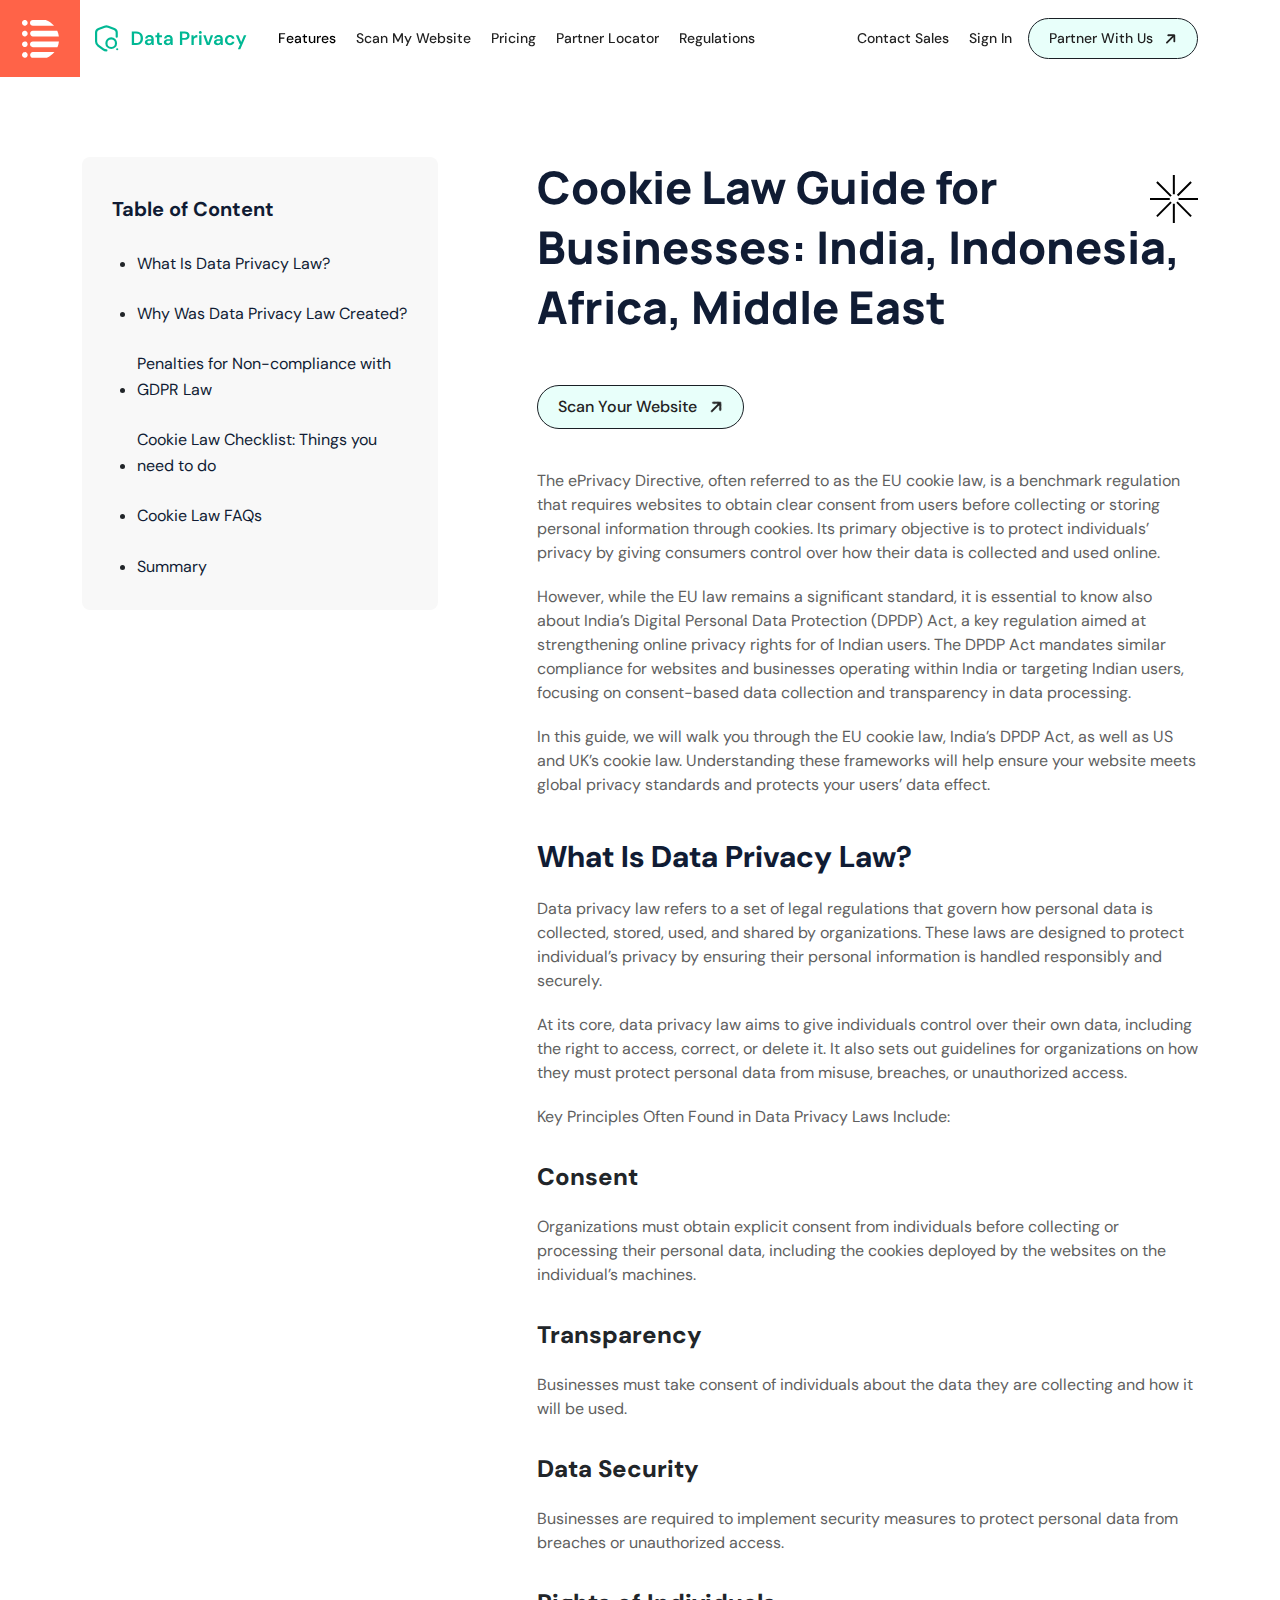
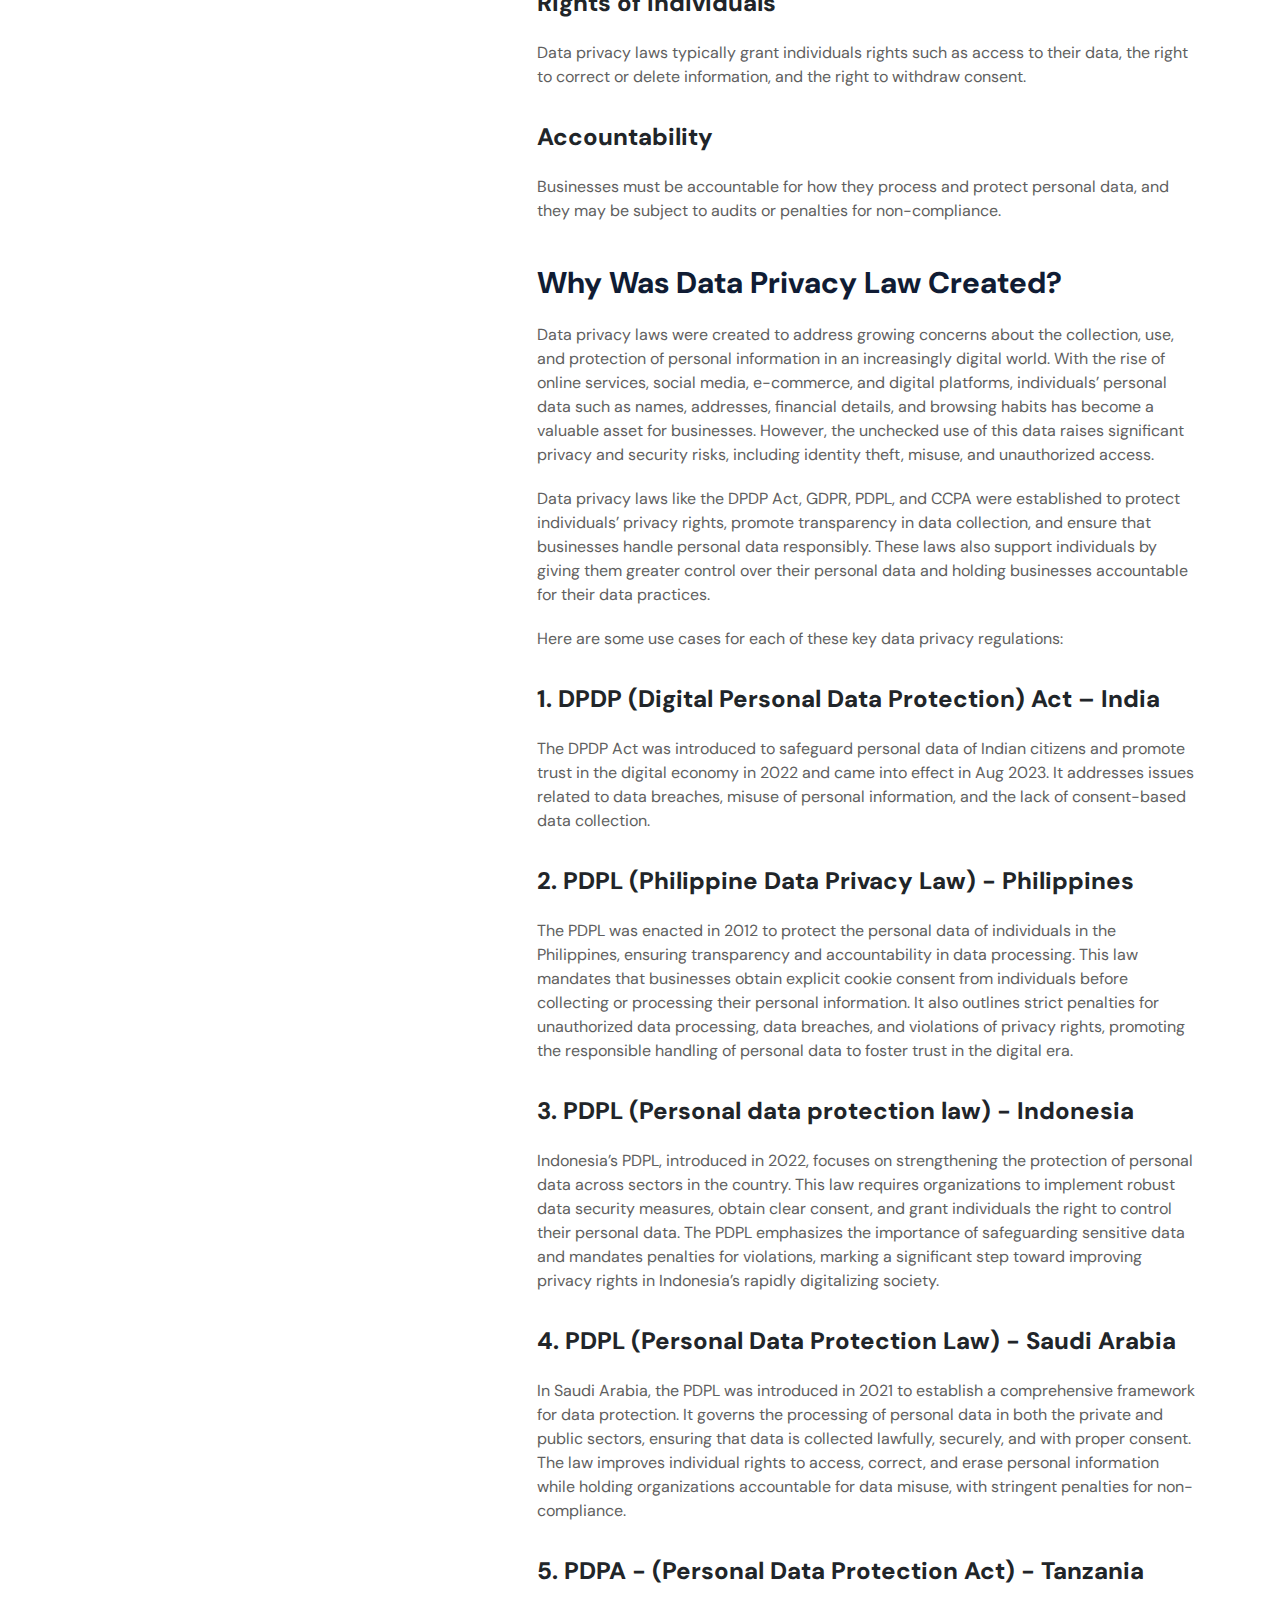
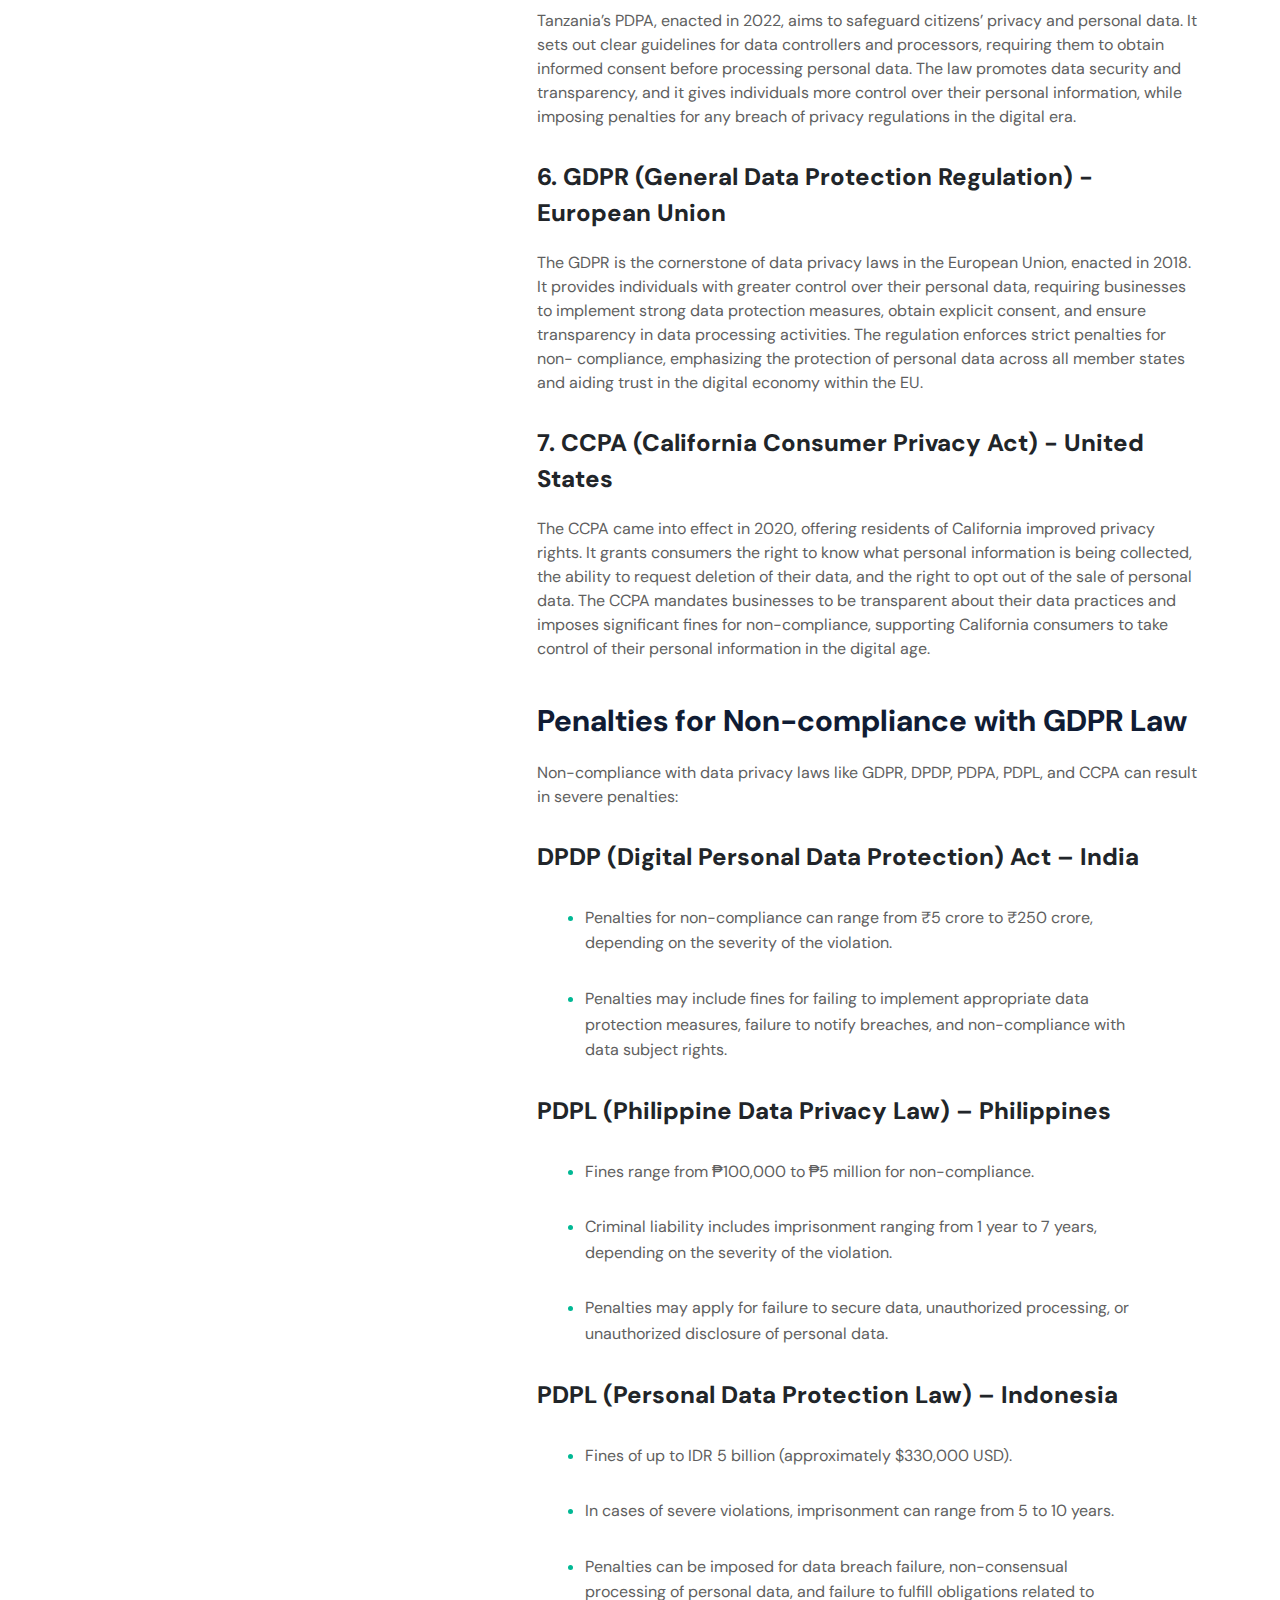
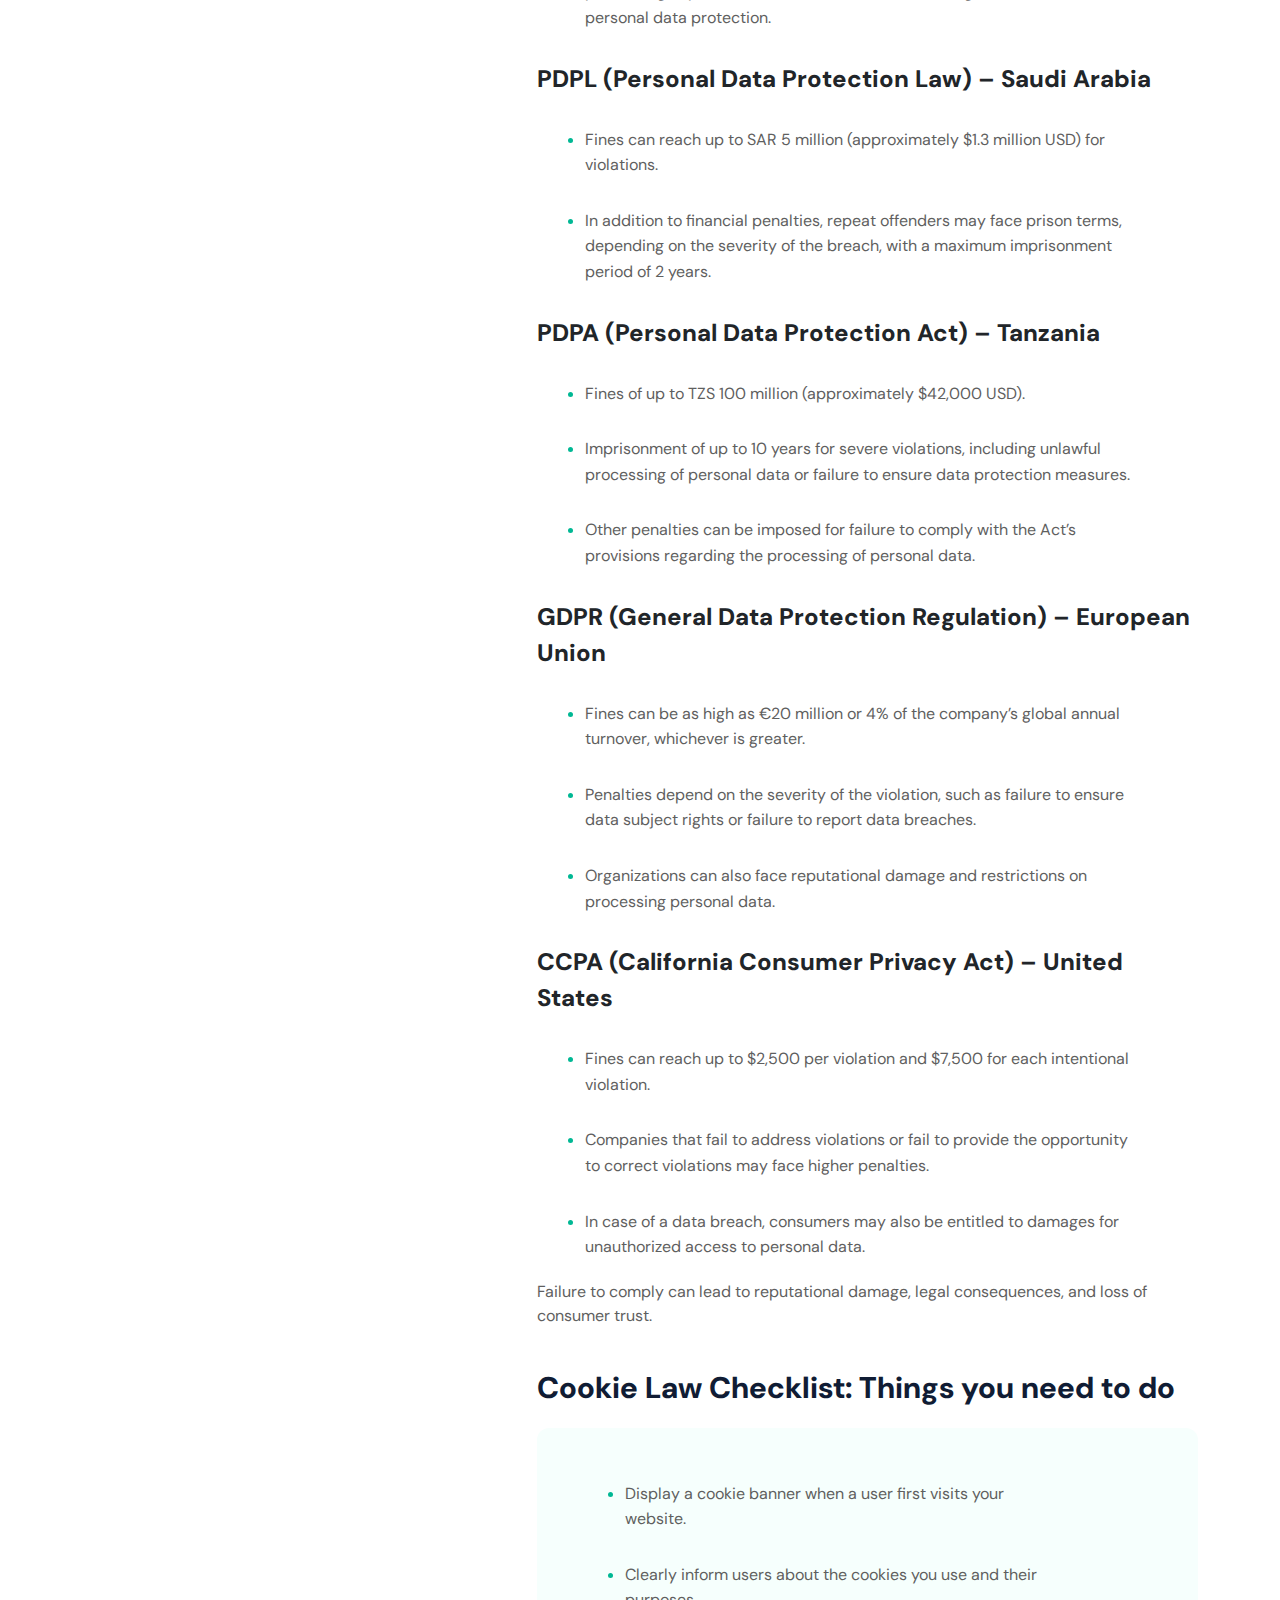
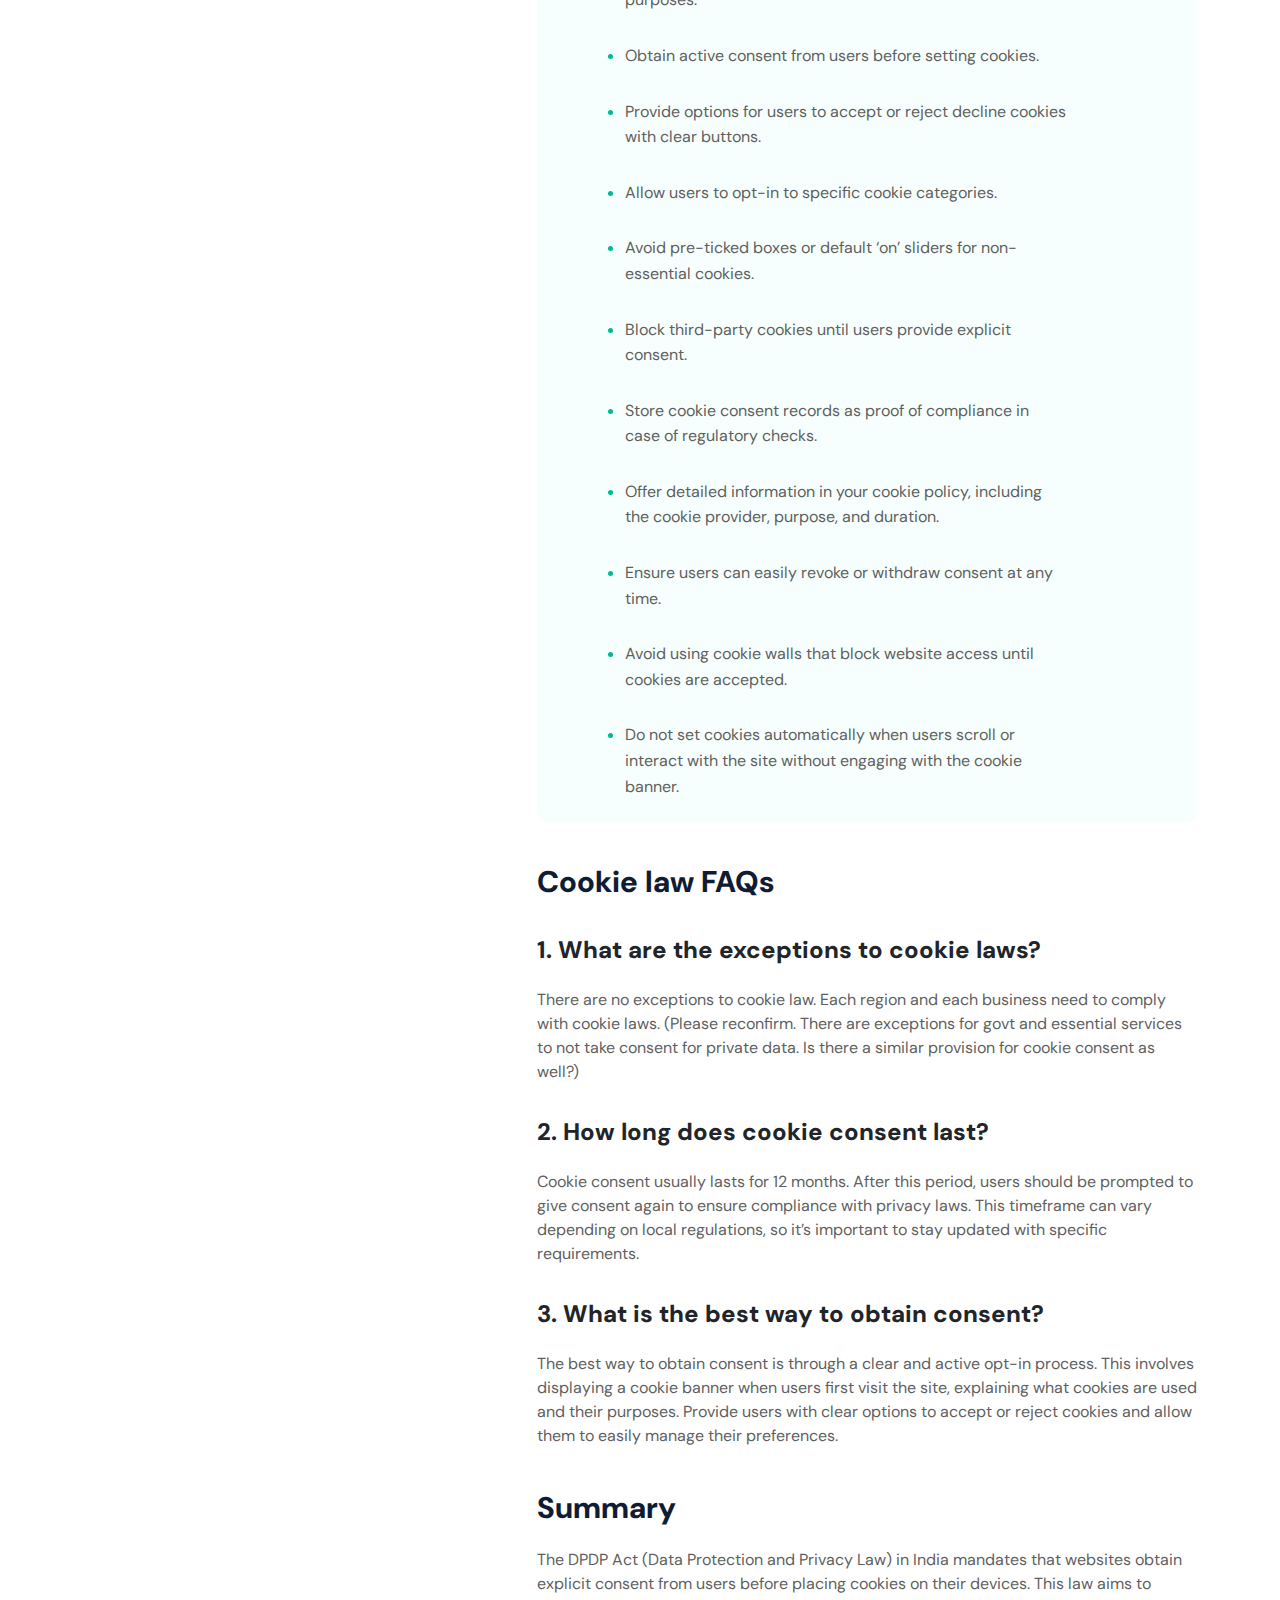
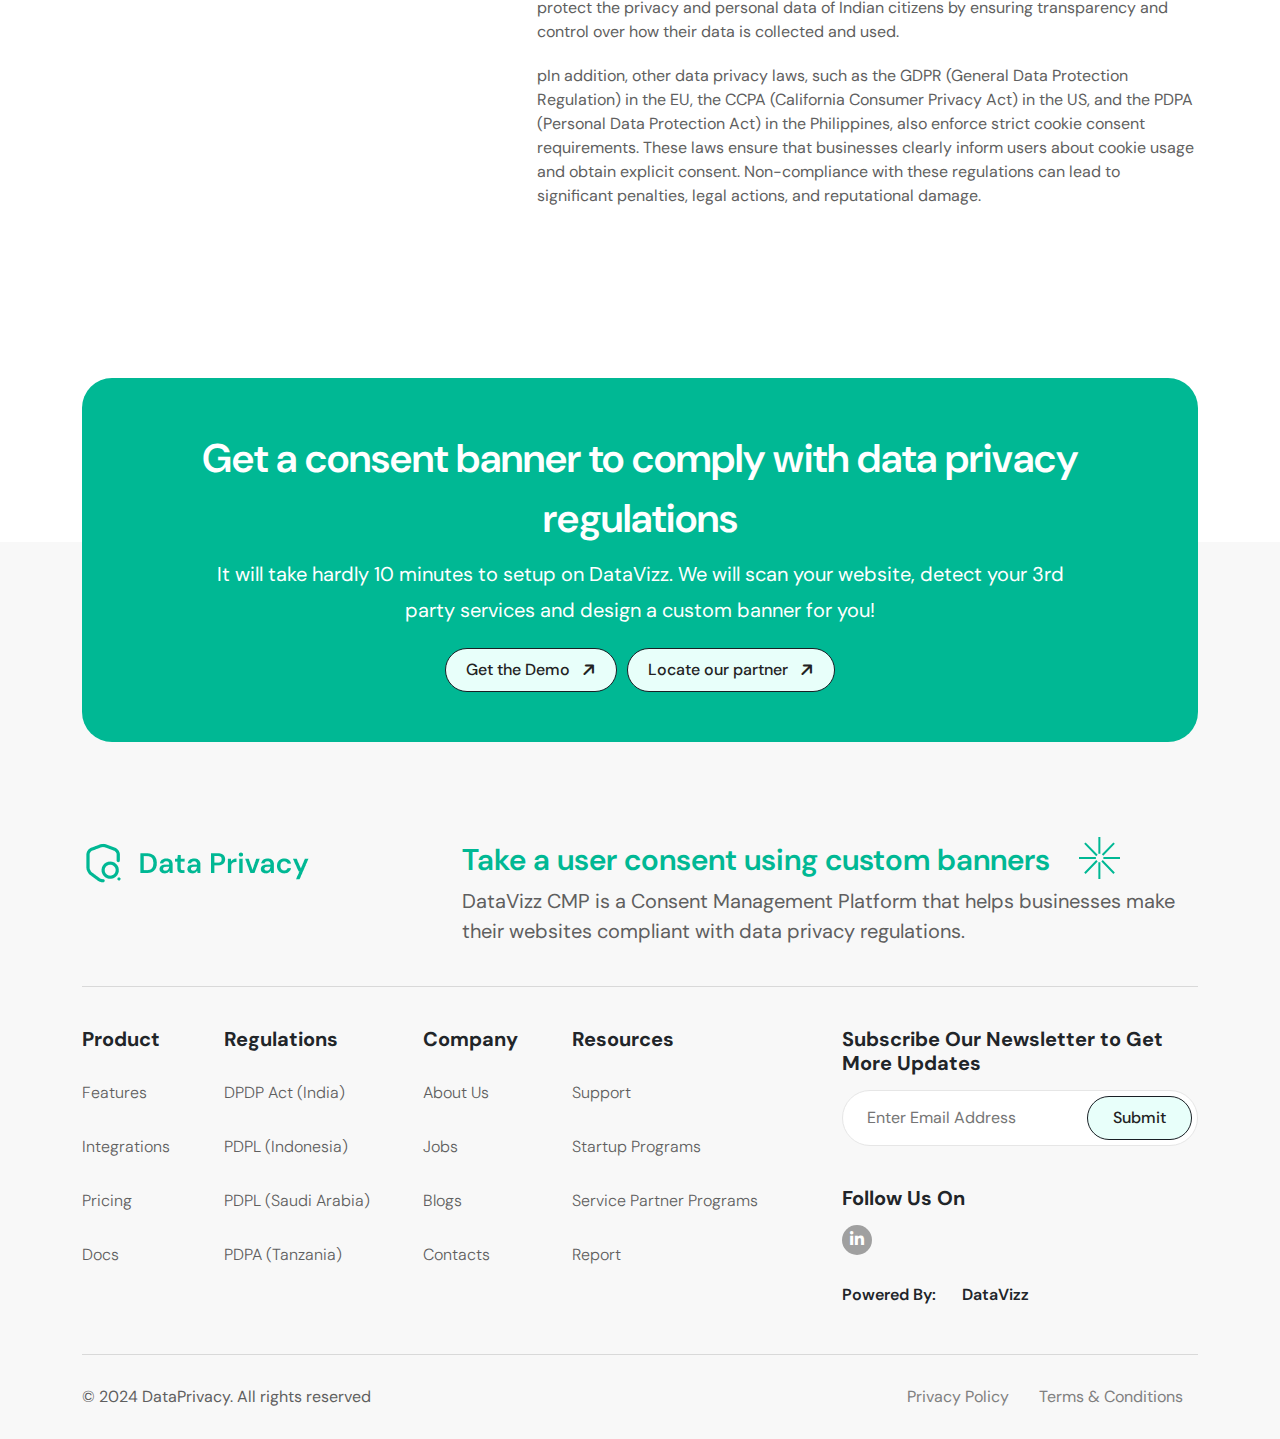
<file: regulation.html>
<!DOCTYPE html>
<html lang="en">

<head>
    <meta charset="utf-8" />
    <meta name="viewport" content="width=device-width, initial-scale=1" />
    <title>Data Privacy</title>
    <link rel="icon" href="assets/images/favicon.ico" />
    <link href="https://cdn.jsdelivr.net/npm/bootstrap@5.3.3/dist/css/bootstrap.min.css" rel="stylesheet"
        integrity="sha384-QWTKZyjpPEjISv5WaRU9OFeRpok6YctnYmDr5pNlyT2bRjXh0JMhjY6hW+ALEwIH" crossorigin="anonymous" />
    <link rel="stylesheet" href="styles/all.min.css" />
    <link rel="stylesheet" href="https://cdnjs.cloudflare.com/ajax/libs/OwlCarousel2/2.3.4/assets/owl.carousel.css" />
    <link rel="stylesheet" href="styles/style.css" />
</head>

<body>
    <!-- Header -->
    <header>
        <div class="header-wrap-main position-relative">
            <div class="header-shape">
                <img src="./assets/images/svg/header-shape.svg" alt="" />
            </div>
            <div class="container-wrapper">
                <div class="container">
                    <div class="header-wrap">
                        <a href="index.html">
                            <img src="./assets/images/svg/logo.svg" alt="" />
                        </a>
                        <nav class="navbar navbar-expand-xl ms-auto ms-xl-0 justify-content-end column-gap-3 p-0">
                            <button class="navbar-toggler me-md-3" type="button" data-bs-toggle="collapse"
                                data-bs-target="#navbarSupportedContent" aria-controls="navbarSupportedContent"
                                aria-expanded="false" aria-label="Toggle navigation">
                                <span class="navbar-toggler-icon"></span>
                            </button>
                            <div class="collapse navbar-collapse" id="navbarSupportedContent">
                                <ul class="navbar-nav w-100">
                                    <li class="nav-item">
                                        <a class="nav-link active" href="#">Features</a>
                                    </li>
                                    <li class="nav-item">
                                        <a class="nav-link" href="scan-my-website.html">Scan My Website </a>
                                    </li>
                                    <li class="nav-item">
                                        <a class="nav-link" href="pricing.html">Pricing</a>
                                    </li>
                                    <li class="nav-item">
                                        <a class="nav-link" href="partner-locator.html">Partner Locator</a>
                                    </li>
                                    <li class="nav-item">
                                        <a class="nav-link" href="regulation.html">Regulations</a>
                                    </li>
                                </ul>
                                <div class="d-block d-md-none">
                                    <ul class="mobile-menu">
                                        <li class="nav-item">
                                            <a class="nav-link" href="contact.html">Contact Sales</a>
                                        </li>
                                        <li class="nav-item">
                                            <a class="nav-link" href="#">Sign In</a>
                                        </li>
                                    </ul>
                                    <a href="partner-with-us.html" class="btn btn-primary">
                                        <span>Partner With Us</span>
                                        <i class="fa-solid fa-arrow-right"></i>
                                    </a>
                                </div>
                            </div>
                        </nav>
                        <div class="d-none d-md-flex gap-3 ms-xl-auto desktop-menu">
                            <ul class="d-flex align-items-center ms-auto">
                                <li class="nav-item">
                                    <a class="nav-link" href="contact.html">Contact Sales</a>
                                </li>
                                <li class="nav-item">
                                    <a class="nav-link" href="#">Sign In</a>
                                </li>
                            </ul>
                            <a href="partner-with-us.html" class="btn btn-primary">
                                <span>Partner With Us</span>
                                <i class="fa-solid fa-arrow-right"></i>
                            </a>
                        </div>
                    </div>
                </div>
    </header>

    <div class="regulation-section pb-150">
        <div class="container">
            <div class="row flex-column-reverse flex-lg-row">
                <div class="col-12 col-lg-4">
                    <div class="sticky-wrapper">
                        <div class="box-1">
                            <h6 class="head">Table of Content</h6>
                            <ul>
                                <li><a class="scroll-link" href="#privacy-law">What Is Data Privacy Law?</a></li>
                                <li><a class="scroll-link" href="#privacy-law-created">Why Was Data Privacy Law Created?</a></li>
                                <li><a class="scroll-link" href="#penalties-gdpr-law">Penalties for Non-compliance with GDPR Law</a></li>
                                <li><a class="scroll-link" href="#cookie-law-checklist">Cookie Law Checklist: Things you need to do</a></li>
                                <li><a class="scroll-link" href="#cookie-law-faq">Cookie Law FAQs</a></li>
                                <li><a class="scroll-link" href="#summary">Summary</a></li>
                            </ul>
                        </div>
                        <!-- <div class="box-2">
                            <div class="scan-card">
                                <div class="d-flex align-items-center">
                                    <div class="logo-out flex-none">
                                        <img src="/assets/images/svg/white-logo.svg" alt="">
                                    </div>
                                    <select class="form-select flex-fill" aria-label="Default select example">
                                        <option selected>www.yourwebsite.com</option>
                                    </select>
                                    <img src="/assets/images/user-2.png" alt="" class="flex-none">
                                </div>
                                <div class="text-center">
                                    <img src="/assets/images/svg/search-with-logo.svg" alt="">
                                    <h4>Scanning Website</h4>
                                    <p>Locating Cookie</p>
                                </div>
                                <img src="/assets/images/svg/star-outline.svg" alt="" class="top-left">
                                <img src="/assets/images/svg/star-outline.svg" alt="" class="bottom-right">
                            </div>
                            <h3 class="sm-heading">Ensure Your Website Follows Cookie Law</h3>
                            <p>Make your website compliant with the EU cookie law automatically by using our cookie
                                consent manager.</p>
                            <a href="#" class="btn btn-primary">
                                <span>Make Your Site Compliant for Free</span>
                                <i class="fa-solid fa-arrow-right"></i>
                            </a>
                        </div> -->
                    </div>
                </div>
                <div class="col-12 col-lg-8">
                    <div class="regulation-content-main">
                        <div class="heading">
                            <h2 class="lg-heading font-manrope">Cookie Law Guide for Businesses: India, Indonesia, Africa, Middle East</h2>
                            <img src="./assets/images/svg/star-outline.svg" alt="" class="rotate">
                        </div>
                        <!-- <div class="author-line">
                            <p>By: Ankit Seth</p>
                            <p>Source From: UK Government</p>
                            <img src="./assets/images/svg/green-star-group.svg" alt="">
                        </div> -->
                        <a href="scan-my-website.html" class="btn btn-primary head-btn">
                            <span>Scan Your Website</span>
                            <i class="fa-solid fa-arrow-right"></i>
                        </a>
                        <div class="content-wrapper">
                            <p>The ePrivacy Directive, often referred to as the EU cookie law, is a benchmark regulation
                                that requires websites to obtain clear consent from users before collecting or storing
                                personal information through cookies. Its primary objective is to protect individuals’
                                privacy by giving consumers control over how their data is collected and used online.
                            </p>
                            <p>However, while the EU law remains a significant standard, it is essential to know also
                                about India’s Digital Personal Data Protection (DPDP) Act, a key regulation aimed at
                                strengthening online privacy rights for of Indian users. The DPDP Act mandates similar
                                compliance for websites and businesses operating within India or targeting Indian users,
                                focusing on consent-based data collection and transparency in data processing.</p>
                            <p>In this guide, we will walk you through the EU cookie law, India’s DPDP Act, as well as
                                US and UK’s cookie law. Understanding these frameworks will help ensure your website
                                meets global privacy standards and protects your users’ data effect.</p>
                            <!-- <div class="bg-primary-light">
                                <p>You can make sure your website follows the Cookie Law by using our free <a href="#"
                                        class="list">Cookie Consent Manager.</a></p>
                            </div> -->
                            <h3 class="sm-heading" id="privacy-law">What Is Data Privacy Law?</h3>
                            <p>Data privacy law refers to a set of legal regulations that govern how personal data is
                                collected, stored, used, and shared by organizations. These laws are designed to protect
                                individual’s privacy by ensuring their personal information is handled responsibly and
                                securely.</p>
                            <p>At its core, data privacy law aims to give individuals control over their own data,
                                including the right to access, correct, or delete it. It also sets out guidelines for
                                organizations on how they must protect personal data from misuse, breaches, or
                                unauthorized access.</p>
                            <p>Key Principles Often Found in Data Privacy Laws Include:</p>
                            <h4>Consent</h4>
                            <p>Organizations must obtain explicit consent from individuals before collecting or
                                processing their personal data, including the cookies deployed by the websites on the
                                individual’s machines.</p>
                            <h4>Transparency</h4>
                            <p>Businesses must take consent of individuals about the data they are collecting and how it
                                will be used.</p>
                            <h4>Data Security</h4>
                            <p>Businesses are required to implement security measures to protect personal data from
                                breaches or unauthorized access.</p>
                            <h4>Rights of Individuals</h4>
                            <p>Data privacy laws typically grant individuals rights such as access to their data, the
                                right to correct or delete information, and the right to withdraw consent.</p>
                            <h4>Accountability</h4>
                            <p>Businesses must be accountable for how they process and protect personal data, and they
                                may be subject to audits or penalties for non-compliance.
                            </p>
                            <h3 class="sm-heading" id="privacy-law-created">Why Was Data Privacy Law Created?</h3>
                            <p>Data privacy laws were created to address growing concerns about the collection, use, and
                                protection of personal information in an increasingly digital world. With the rise of
                                online services, social media, e-commerce, and digital platforms, individuals’ personal
                                data such as names, addresses, financial details, and browsing habits has become a
                                valuable asset for businesses. However, the unchecked use of this data raises
                                significant privacy and security risks, including identity theft, misuse, and
                                unauthorized access.</p>
                            <p>Data privacy laws like the DPDP Act, GDPR, PDPL, and CCPA were established to protect
                                individuals’ privacy rights, promote transparency in data collection, and ensure that
                                businesses handle personal data responsibly. These laws also support individuals by
                                giving them greater control over their personal data and holding businesses accountable
                                for their data practices.
                            </p>
                            <p>Here are some use cases for each of these key data privacy regulations:
                            </p>
                            <h4>1. DPDP (Digital Personal Data Protection) Act – India</h4>
                            <p>The DPDP Act was introduced to safeguard personal data of Indian citizens and promote
                                trust in the digital economy in 2022 and came into effect in Aug 2023. It addresses
                                issues related to data breaches, misuse of personal information, and the lack of
                                consent-based data collection.
                            </p>
                            <h4>2. PDPL (Philippine Data Privacy Law) - Philippines</h4>
                            <p>The PDPL was enacted in 2012 to protect the personal data of individuals in the
                                Philippines, ensuring transparency and accountability in data processing. This law
                                mandates that businesses obtain explicit cookie consent from individuals before
                                collecting or processing their personal information. It also outlines strict penalties
                                for unauthorized data processing, data breaches, and violations of privacy rights,
                                promoting the responsible handling of personal data to foster trust in the digital era.
                            </p>
                            <h4>3. PDPL (Personal data protection law) - Indonesia</h4>
                            <p>Indonesia’s PDPL, introduced in 2022, focuses on strengthening the protection of personal
                                data across sectors in the country. This law requires organizations to implement robust
                                data security measures, obtain clear consent, and grant individuals the right to control
                                their personal data. The PDPL emphasizes the importance of safeguarding sensitive data
                                and mandates penalties for violations, marking a significant step toward improving
                                privacy rights in Indonesia’s rapidly digitalizing society.</p>
                            <h4>4. PDPL (Personal Data Protection Law) - Saudi Arabia</h4>
                            <p>In Saudi Arabia, the PDPL was introduced in 2021 to establish a comprehensive framework
                                for data protection. It governs the processing of personal data in both the private and
                                public sectors, ensuring that data is collected lawfully, securely, and with proper
                                consent. The law improves individual rights to access, correct, and erase personal
                                information while holding organizations accountable for data misuse, with stringent
                                penalties for non- compliance.</p>
                            <h4>5. PDPA - (Personal Data Protection Act) - Tanzania</h4>
                            <p>Tanzania’s PDPA, enacted in 2022, aims to safeguard citizens’ privacy and personal data.
                                It sets out clear guidelines for data controllers and processors, requiring them to
                                obtain informed consent before processing personal data. The law promotes data security
                                and transparency, and it gives individuals more control over their personal information,
                                while imposing penalties for any breach of privacy regulations in the digital era.</p>
                            <h4>6. GDPR (General Data Protection Regulation) - European Union</h4>
                            <p>The GDPR is the cornerstone of data privacy laws in the European Union, enacted in 2018.
                                It provides individuals with greater control over their personal data, requiring
                                businesses to implement strong data protection measures, obtain explicit consent, and
                                ensure transparency in data processing activities. The regulation enforces strict
                                penalties for non- compliance, emphasizing the protection of personal data across all
                                member states and aiding trust in the digital economy within the EU.</p>
                            <h4>7. CCPA (California Consumer Privacy Act) - United States</h4>
                            <p>The CCPA came into effect in 2020, offering residents of California improved privacy
                                rights. It grants consumers the right to know what personal information is being
                                collected, the ability to request deletion of their data, and the right to opt out of
                                the sale of personal data. The CCPA mandates businesses to be transparent about their
                                data practices and imposes significant fines for non-compliance, supporting California
                                consumers to take control of their personal information in the digital age.</p>
                            <h3 class="sm-heading" id="penalties-gdpr-law">Penalties for Non-compliance with GDPR Law</h3>
                            <p>Non-compliance with data privacy laws like GDPR, DPDP, PDPA, PDPL, and CCPA can result in
                                severe penalties:</p>
                            <h4>DPDP (Digital Personal Data Protection) Act – India</h4>
                            <ul>
                                <li>Penalties for non-compliance can range from ₹5 crore to ₹250 crore, depending on the
                                    severity of the violation.</li>
                                <li>Penalties may include fines for failing to implement appropriate data protection
                                    measures, failure to notify breaches, and non-compliance with data subject rights.
                                </li>
                            </ul>
                            <h4>PDPL (Philippine Data Privacy Law) – Philippines</h4>
                            <ul>
                                <li>Fines range from ₱100,000 to ₱5 million for non-compliance.</li>
                                <li>Criminal liability includes imprisonment ranging from 1 year to 7 years, depending
                                    on the severity of the violation.</li>
                                <li>Penalties may apply for failure to secure data, unauthorized processing, or
                                    unauthorized disclosure of personal data.</li>
                            </ul>
                            <h4>PDPL (Personal Data Protection Law) – Indonesia</h4>
                            <ul>
                                <li>Fines of up to IDR 5 billion (approximately $330,000 USD).</li>
                                <li>In cases of severe violations, imprisonment can range from 5 to 10 years.</li>
                                <li>Penalties can be imposed for data breach failure, non-consensual processing of
                                    personal data, and failure to fulfill obligations related to personal data
                                    protection.</li>
                            </ul>
                            <h4>PDPL (Personal Data Protection Law) – Saudi Arabia</h4>
                            <ul>
                                <li>Fines can reach up to SAR 5 million (approximately $1.3 million USD) for violations.
                                </li>
                                <li>In addition to financial penalties, repeat offenders may face prison terms,
                                    depending on the severity of the breach, with a maximum imprisonment period of 2
                                    years.</li>
                            </ul>
                            <h4>PDPA (Personal Data Protection Act) – Tanzania</h4>
                            <ul>
                                <li>Fines of up to TZS 100 million (approximately $42,000 USD).</li>
                                <li>Imprisonment of up to 10 years for severe violations, including unlawful processing
                                    of personal data or failure to ensure data protection measures.</li>
                                <li>Other penalties can be imposed for failure to comply with the Act’s provisions
                                    regarding the processing of personal data.</li>
                            </ul>
                            <h4>GDPR (General Data Protection Regulation) – European Union</h4>
                            <ul>
                                <li>Fines can be as high as €20 million or 4% of the company’s global annual turnover,
                                    whichever is greater.</li>
                                <li>Penalties depend on the severity of the violation, such as failure to ensure data
                                    subject rights or failure to report data breaches.</li>
                                <li>Organizations can also face reputational damage and restrictions on processing
                                    personal data.</li>
                            </ul>
                            <h4>CCPA (California Consumer Privacy Act) – United States</h4>
                            <ul>

                                <li>Fines can reach up to $2,500 per violation and $7,500 for each intentional
                                    violation.</li>
                                <li>Companies that fail to address violations or fail to provide the opportunity to
                                    correct
                                    violations may face higher penalties.</li>
                                <li>In case of a data breach, consumers may also be entitled to damages for
                                    unauthorized access to personal data.
                                </li>
                            </ul>
                            <p>Failure to comply can lead to reputational damage, legal consequences, and loss of
                                consumer trust.</p>


                            <h3 class="sm-heading" id="cookie-law-checklist">Cookie Law Checklist: Things you need to do</h3>
                            <div class="bg-primary-light">
                                <ul>
                                    <li>Display a cookie banner when a user first visits your website.</li>
                                    <li>Clearly inform users about the cookies you use and their purposes.</li>
                                    <li>Obtain active consent from users before setting cookies.</li>
                                    <li>Provide options for users to accept or reject decline cookies with clear
                                        buttons.
                                    </li>
                                    <li>Allow users to opt-in to specific cookie categories.</li>
                                    <li>Avoid pre-ticked boxes or default ‘on’ sliders for non-essential cookies.</li>
                                    <li>Block third-party cookies until users provide explicit consent.</li>
                                    <li>Store cookie consent records as proof of compliance in case of regulatory
                                        checks.
                                    </li>
                                    <li>Offer detailed information in your cookie policy, including the cookie provider,
                                        purpose, and duration.
                                    </li>
                                    <li>Ensure users can easily revoke or withdraw consent at any time.</li>
                                    <li>Avoid using cookie walls that block website access until cookies are accepted.
                                    </li>
                                    <li>Do not set cookies automatically when users scroll or interact with the site
                                        without
                                        engaging with the cookie banner.</li>
                                </ul>
                            </div>
                            <h2 class="sm-heading" id="cookie-law-faq">Cookie law FAQs</h2>
                            <h4>1. What are the exceptions to cookie laws?</h4>
                            <p>There are no exceptions to cookie law. Each region and each business need to comply with cookie laws. (Please reconfirm. There are exceptions for govt and essential services to not take consent for private data. Is there a similar provision for cookie consent as well?)  </p>
                            <h4>2. How long does cookie consent last?</h4>
                            <p>Cookie consent usually lasts for 12 months. After this period, users should be prompted to give consent again to ensure compliance with privacy laws. This timeframe can vary depending on local regulations, so it’s important to stay updated with specific requirements.</p>
                            <h4>3. What is the best way to obtain consent?</h4>
                            <p>The best way to obtain consent is through a clear and active opt-in process. This involves displaying a cookie banner when users first visit the site, explaining what cookies are used and their purposes. Provide users with clear options to accept or reject cookies and allow them to easily manage their preferences. </p>
                            <h2 class="sm-heading" id="summary">Summary</h2>
                            <p>The DPDP Act (Data Protection and Privacy Law) in India mandates that websites obtain explicit consent from users before placing cookies on their devices. This law aims to protect the privacy and personal data of Indian citizens by ensuring transparency and control over how their data is collected and used.</p>
                            <p>
                                pIn addition, other data privacy laws, such as the GDPR (General Data Protection Regulation) in the EU, the CCPA (California Consumer Privacy Act) in the US, and the PDPA (Personal Data Protection Act) in the Philippines, also enforce strict cookie consent requirements. These laws ensure that businesses clearly inform users about cookie usage and obtain explicit consent. Non-compliance with these regulations can lead to significant penalties, legal actions, and reputational damage.
                            </p>
                        </div>
                    </div>
                </div>
            </div>
        </div>
    </div>

    <!-- <div class="releted-article-main pt-100 pb-100">
        <div class="container">
            <div class="text-center heading">
                <h2 class="md-heading">Related Articles</h2>
                <p>We answer the most frequently asked questions we get about our cookie scanning tool.</p>
            </div>
            <div class="row row-gap-4">
                <div class="col-12 col-sm-6 col-lg-4">
                    <div class="cstm-card">
                        <div class="card-image">
                            <img src="./assets/images/article-image.png" alt="">
                        </div>
                        <div class="card-content">
                            <div class="head d-flex align-items-center justify-content-between">
                                <h6>ePrivacy(EU)</h6>
                                <span class="label">Article</span>
                            </div>
                            <span class="description">December 9, 2024</span>
                            <span class="description">Etienne Cussol CIPP/E, CIPM</span>
                        </div>
                    </div>
                </div>
                <div class="col-12 col-sm-6 col-lg-4">
                    <div class="cstm-card">
                        <div class="card-image">
                            <img src="./assets/images/article-image.png" alt="">
                        </div>
                        <div class="card-content">
                            <div class="head d-flex align-items-center justify-content-between">
                                <h6>ePrivacy(EU)</h6>
                                <span class="label">Article</span>
                            </div>
                            <span class="description">December 9, 2024</span>
                            <span class="description">Etienne Cussol CIPP/E, CIPM</span>
                        </div>
                    </div>
                </div>
                <div class="col-12 col-sm-6 col-lg-4">
                    <div class="cstm-card">
                        <div class="card-image">
                            <img src="./assets/images/article-image.png" alt="">
                        </div>
                        <div class="card-content">
                            <div class="head d-flex align-items-center justify-content-between">
                                <h6>ePrivacy(EU)</h6>
                                <span class="label">Article</span>
                            </div>
                            <span class="description">December 9, 2024</span>
                            <span class="description">Etienne Cussol CIPP/E, CIPM</span>
                        </div>
                    </div>
                </div>
            </div>
            <div class="text-center">
                <a href="#" type="button" class="btn btn-primary">
                    <span>Explore more resources</span> <i class="fa-solid fa-arrow-right"></i>
                </a>
            </div>
        </div>
    </div> -->

    <div class="cta-section">
        <div class="container">
            <div class="cta-card">
                <div class="row">
                    <div class="col-xxl-9">
                        <h4>Get a consent banner to comply with data privacy regulations</h4>
                        <p>
                            It will take hardly 10 minutes to setup on DataVizz. We will scan your website, detect your
                            3rd party services and design a custom banner for you!
                        </p>
                        <div class="cta-btn">
                            <a href="contact.html" type="button" class="btn btn-primary">
                                <span>Get the Demo</span> <i class="fa-solid fa-arrow-right"></i>
                            </a>
                            <a href="partner-locator.html" type="button" class="btn btn-primary">
                                <span>Locate our partner</span> <i class="fa-solid fa-arrow-right"></i>
                            </a>
                        </div>
                    </div>
                </div>
            </div>
        </div>
    </div>

    <footer>
        <div class="container">
            <div class="top-footer">
                <div class="footer-ring">
                    <img src="/assets/images/svg/star-outline-green.svg" alt="ring" class="rotate" />
                </div>
                <div class="row">
                    <div class="col-lg-4 col-md-5 col-xs-12">
                        <a href="index.html" class="footer-logo">
                            <img src="assets/images/logo.png" alt="logo" />
                        </a>
                    </div>
                    <div class="col-lg-8 col-md-7 col-xs-12">
                        <h4 class="text_primary">Take a user consent using custom banners</h4>
                        <p>
                            DataVizz CMP is a Consent Management Platform that helps businesses make their websites
                            compliant with data privacy regulations.
                        </p>
                    </div>
                </div>
            </div>
            <div class="middle-footer">
                <div class="row">
                    <div class="col-xl-8 col-md-6 pe-xl-5">
                        <div class="row justify-content-between pe-xl-4">
                            <div class="col-xl-auto col-md-6 col-sm-3 col-6">
                                <div class="footer-widget">
                                    <h5>Product</h5>
                                    <ul class="footer-link">
                                        <li><a href="#">Features</a></li>
                                        <li><a href="#">Integrations</a></li>
                                        <li><a href="pricing.html">Pricing</a></li>
                                        <li><a href="#">Docs</a></li>
                                    </ul>
                                </div>
                            </div>
                            <div class="col-xl-auto col-md-6 col-sm-3 col-6">
                                <div class="footer-widget">
                                  <h5>Regulations</h5>
                                  <ul class="footer-link">
                                    <li><a href="regulation.html">DPDP Act (India) </a></li>
                                    <li>
                                      <a href="#">PDPL (Indonesia)</a>
                                    </li>
                                    <li><a href="#">PDPL (Saudi Arabia) </a></li>
                                    <li><a href="#">PDPA (Tanzania)</a></li>
                                  </ul>
                                </div>
                              </div>
                            <div class="col-xl-auto col-md-6 col-sm-3 col-6">
                                <div class="footer-widget">
                                    <h5>Company</h5>
                                    <ul class="footer-link">
                                        <li><a href="#">About Us</a></li>
                                        <li><a href="#">Jobs</a></li>
                                        <li><a href="#">Blogs</a></li>
                                        <li><a href="contact.html">Contacts</a></li>
                                    </ul>
                                </div>
                            </div>
                            <div class="col-xl-auto col-md-6 col-sm-3 col-6">
                                <div class="footer-widget">
                                    <h5>Resources</h5>
                                    <ul class="footer-link">
                                        <li><a href="#">Support</a></li>
                                        <li><a href="#">Startup Programs</a></li>
                                        <li><a href="#">Service Partner Programs</a></li>
                                        <li><a href="#">Report</a></li>
                                    </ul>
                                </div>
                            </div>
                        </div>
                    </div>
                    <div class="col-xl-4 col-md-6 col-12">
                        <div class="footer-widget">
                            <h5>Subscribe Our Newsletter to Get More Updates</h5>
                            <div class="newsletter-form">
                                <input type="text" placeholder="Enter Email Address" />
                                <button type="submit" class="btn btn-primary">Submit</button>
                            </div>
                            <h5>Follow Us On</h5>
                            <ul class="footer-social">
                                <li>
                                  <a href="#">
                                    <i class="fa-brands fa-linkedin-in"></i>
                                  </a>
                                </li>
                              </ul>
                            <h6 class="powered-by"><span>Powered By:</span>DataVizz</h6>
                        </div>
                    </div>
                </div>
            </div>
            <div class="bottom-footer">
                <div class="row align-items-center">
                    <div class="col-sm-6 col-12">
                        <p>© 2024 DataPrivacy. All rights reserved</p>
                    </div>
                    <div class="col-sm-6 col-12">
                        <ul>
                            <li><a href="#">Privacy Policy</a></li>
                            <li><a href="#">Terms & Conditions</a></li>
                        </ul>
                    </div>
                </div>
            </div>
        </div>
    </footer>

    <script src="/js/jquery-3.6.1.min.js"></script>
    <script src="https://cdnjs.cloudflare.com/ajax/libs/OwlCarousel2/2.3.4/owl.carousel.min.js"></script>
    <script src="https://cdn.jsdelivr.net/npm/bootstrap@5.3.3/dist/js/bootstrap.bundle.min.js"></script>
    <script src="/js/main.js"></script>
</body>

</html>
</file>
